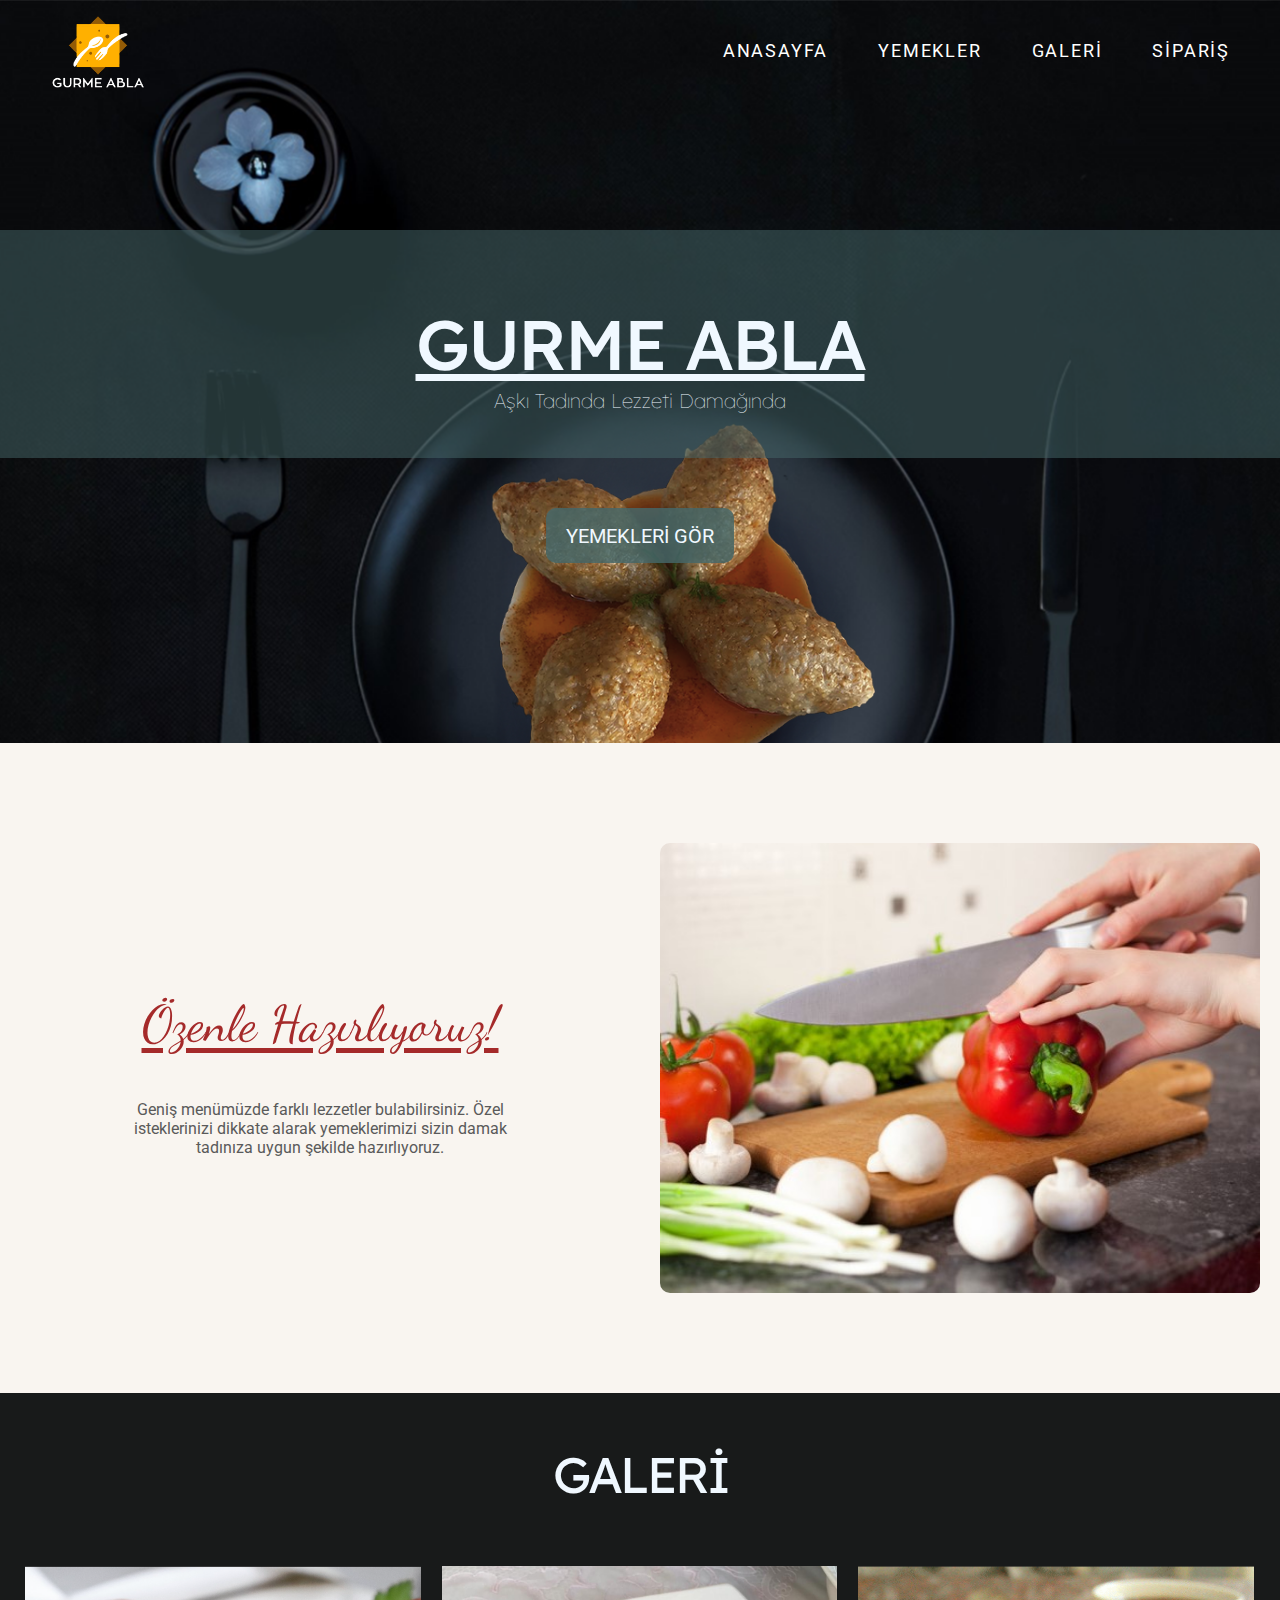
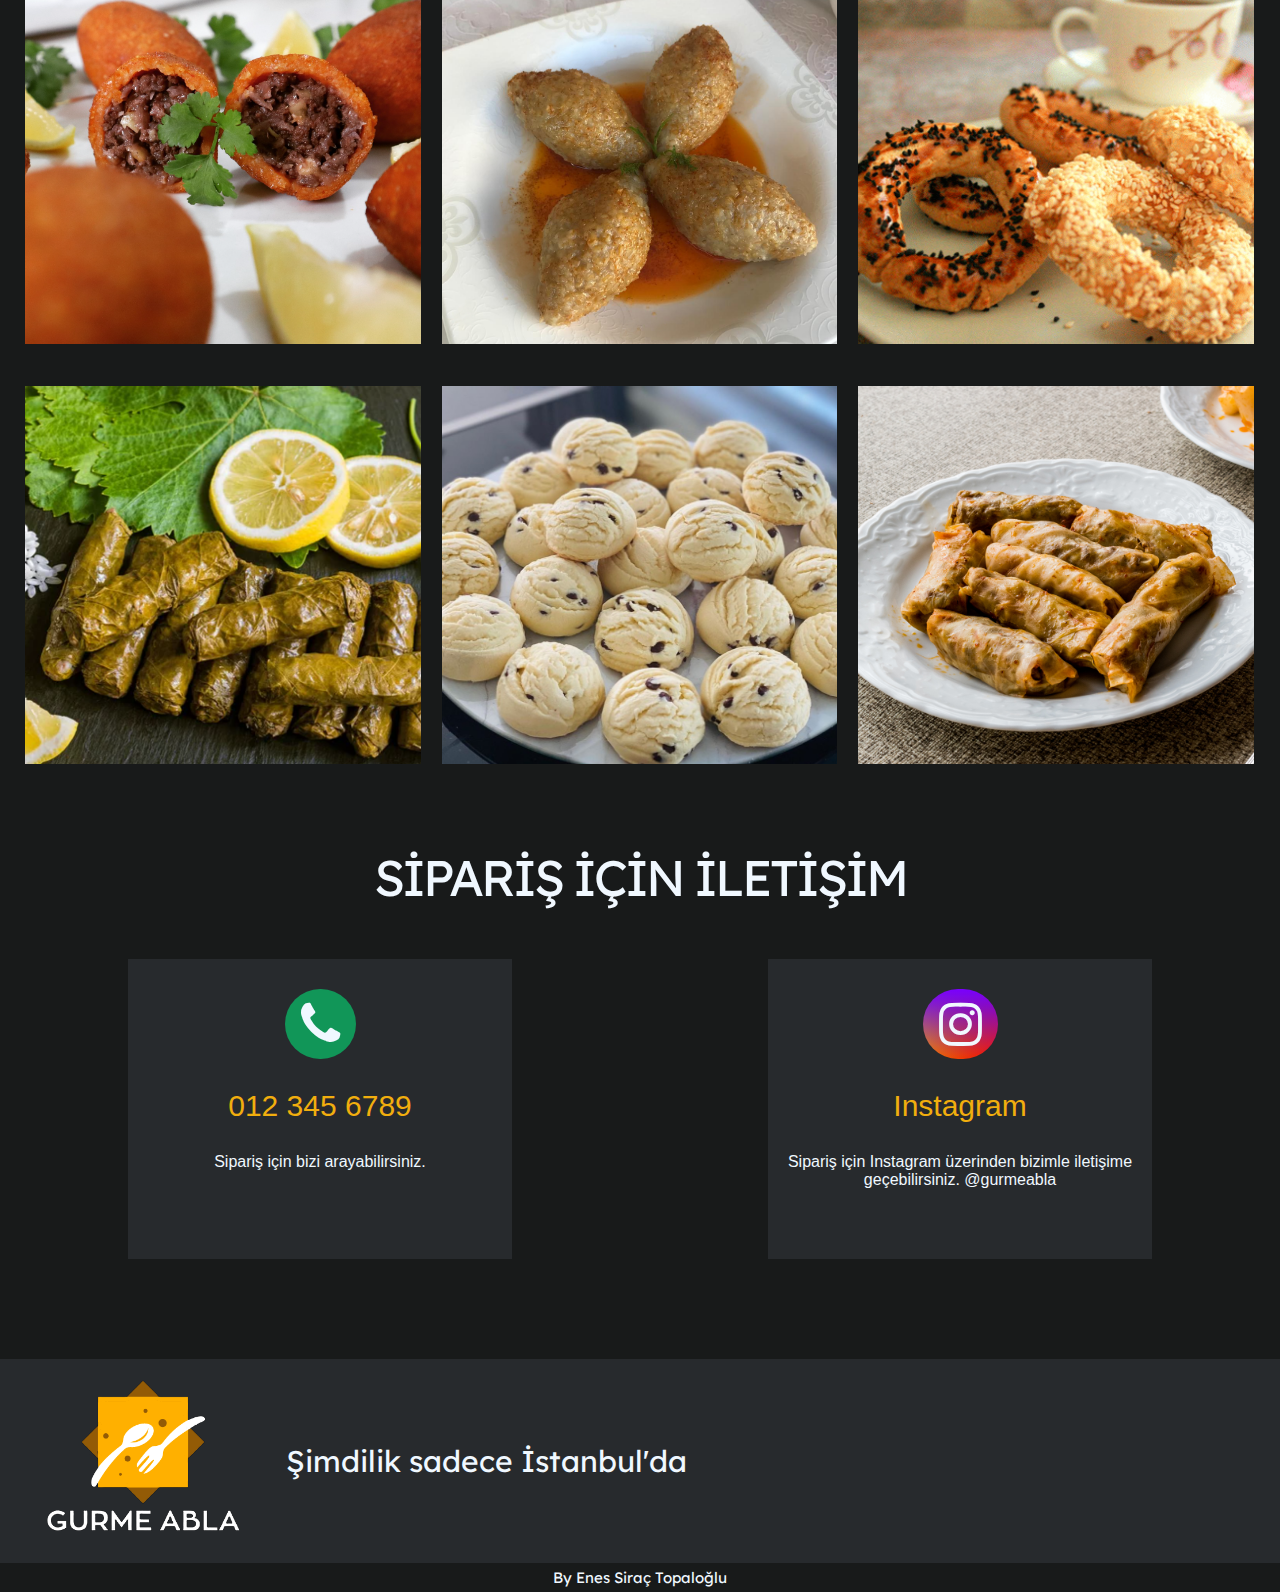
<file: index.html>
<!DOCTYPE html>
<html lang="en">

<head>
  <meta charset="UTF-8">
  <meta http-equiv="X-UA-Compatible" content="IE=edge">
  <meta name="viewport" content="width=device-width, initial-scale=1.0">
  <title>Gurme Abla</title>
  <link rel="preconnect" href="https://fonts.googleapis.com">
  <link rel="preconnect" href="https://fonts.gstatic.com" crossorigin>
  <link
    href="https://fonts.googleapis.com/css2?family=Dancing+Script:wght@700&family=Lexend:wght@400;900&family=Roboto:wght@400;500;700&display=swap"
    rel="stylesheet">
  <link rel="stylesheet" href="https://cdnjs.cloudflare.com/ajax/libs/font-awesome/4.7.0/css/font-awesome.min.css">
  <link rel="icon" href="images/logo/logo.png" type="image/x-icon"/>
  <link rel="stylesheet" href="styles/generalStyles/general.css">
  <link rel="stylesheet" href="styles/generalStyles/navbar.css">
  <link rel="stylesheet" href="styles/homePageStyles/homePage.css">
  <link rel="stylesheet" href="styles/homePageStyles/about.css">
  <link rel="stylesheet" href="styles/galleryPageStyles/gallery.css">
  <link rel="stylesheet" href="styles/contactPageStyles/contact.css">
</head>

<body>
  <button class="js-upper-button">&UpArrowBar;</button>

  <header>
    <div class="nav-left">
      <a href="index.html">
        <img class="nav-left-logo" src="images/logo/logo.png" alt="">
      </a>
    </div>
    <div class="nav-right">
      <ul class="js-nav-ul">
        <li><a href="index.html">ANASAYFA</a></li>
        <li><a href="mealsPage.html">YEMEKLER</a></li>
        <li><a href="galleryPage.html">GALERİ</a></li>
        <li><a href="contactPage.html">SİPARİŞ</a></li>
      </ul>
    </div>
    <div class="burger">
      <div class="line1"></div>
      <div class="line2"></div>
      <div class="line3"></div>
    </div>
  </header>

  <section>
    <div class="home-page">
      <div class="hidden-div-1"></div>
      <div class="home-page-title">
        <p class="home-page-title-big-text">GURME ABLA</p>
        <p class="home-page-title-small-text">Aşkı Tadında Lezzeti Damağında</p>
      </div>
      <div class="home-page-meals-button">
        <a href="mealsPage.html">
          <button>YEMEKLERİ GÖR</button>
        </a>
      </div>
    </div>
    <div class="about-page">
      <div class="hidden-div-2"></div>
      <div class="about-page-div">
        <div class="about-page-div-paragraphs">
          <p class="about-page-div-title">Özenle Hazırlıyoruz!</p>
          <p class="about-page-div-text">Geniş menümüzde farklı lezzetler bulabilirsiniz. Özel isteklerinizi dikkate alarak yemeklerimizi sizin damak tadınıza uygun şekilde hazırlıyoruz. </p>
        </div>
        <div class="about-page-div-image-div">
          <img class="about-page-div-image" src="images/homePage/aboutImage.jpg" alt="">
        </div>
      </div>
    </div>
    <div class="gallery-page">
      <div>
        <p class="gallery-page-title">GALERİ</p>
      </div>
      <div class="gallery-page-images">
        <div>
          <img src="images/meals/icliKofteK1.png" alt="">
        </div>
        <div>
          <img src="images/meals/icliKofteH4.png" alt="">
        </div>
        <div>
          <img src="images/meals/kandilSimidi1.png" alt="">
        </div>
        <div>
          <img src="images/meals/sarma1.png" alt="">
        </div>
        <div>
          <img src="images/meals/dondurmaKurabiye1.jpg" alt="">
        </div>
        <div>
          <img src="images/meals/lahanaSarmasi1.jpg" alt="">
        </div>
      </div>
    </div>
    <div class="contact-page">
      <div>
        <p class="contact-page-title">SİPARİŞ İÇİN İLETİŞİM</p>
      </div>
      <div class="contact-page-grid">
        <div class="contact-page-grid-phone">
          <a href="tel:+90543 732 43 44">
            <div>
              <i class="fa fa-phone , contact-page-grid-phone-icon"></i>
            </div>
            <div>
              <p class="contact-address-title">012 345 6789</p>
            </div>
          </a>
          <div>
            <p class="contact-address">Sipariş için bizi arayabilirsiniz.</p>
          </div>
        </div>
        <div class="contact-page-grid-instagram">
          <a href="https://www.instagram.com/gurmeablaistanbul/?igshid=ZWIzMWE5ZmU3Zg%3D%3D" target="_blank">
            <div>
              <i class="fa fa-instagram , contact-page-grid-instagram-icon"></i>
            </div>
            <div>
              <p class="contact-address-title">Instagram</p>
            </div>
          </a>
          <div>
            <p class="contact-address">Sipariş için Instagram üzerinden bizimle iletişime geçebilirsiniz. @gurmeabla</p>
          </div>
        </div>
      </div>
    </div>

    <footer>
      <div class="footer-div">
        <div>
          <img class="footer-logo" src="images/logo/logo.png" alt="">
        </div>
        <div>
          <p class="footer-text">Şimdilik sadece İstanbul'da</p>       
        </div>  
      </div>
      <p class="footer-byName">By Enes Siraç Topaloğlu</p>
    </footer>
  </section>
  <script src="scripts/general.js"></script>
  <script src="scripts/navbar.js"></script>
  <script src="scripts/homePage.js"></script>
</body>

</html>
</file>
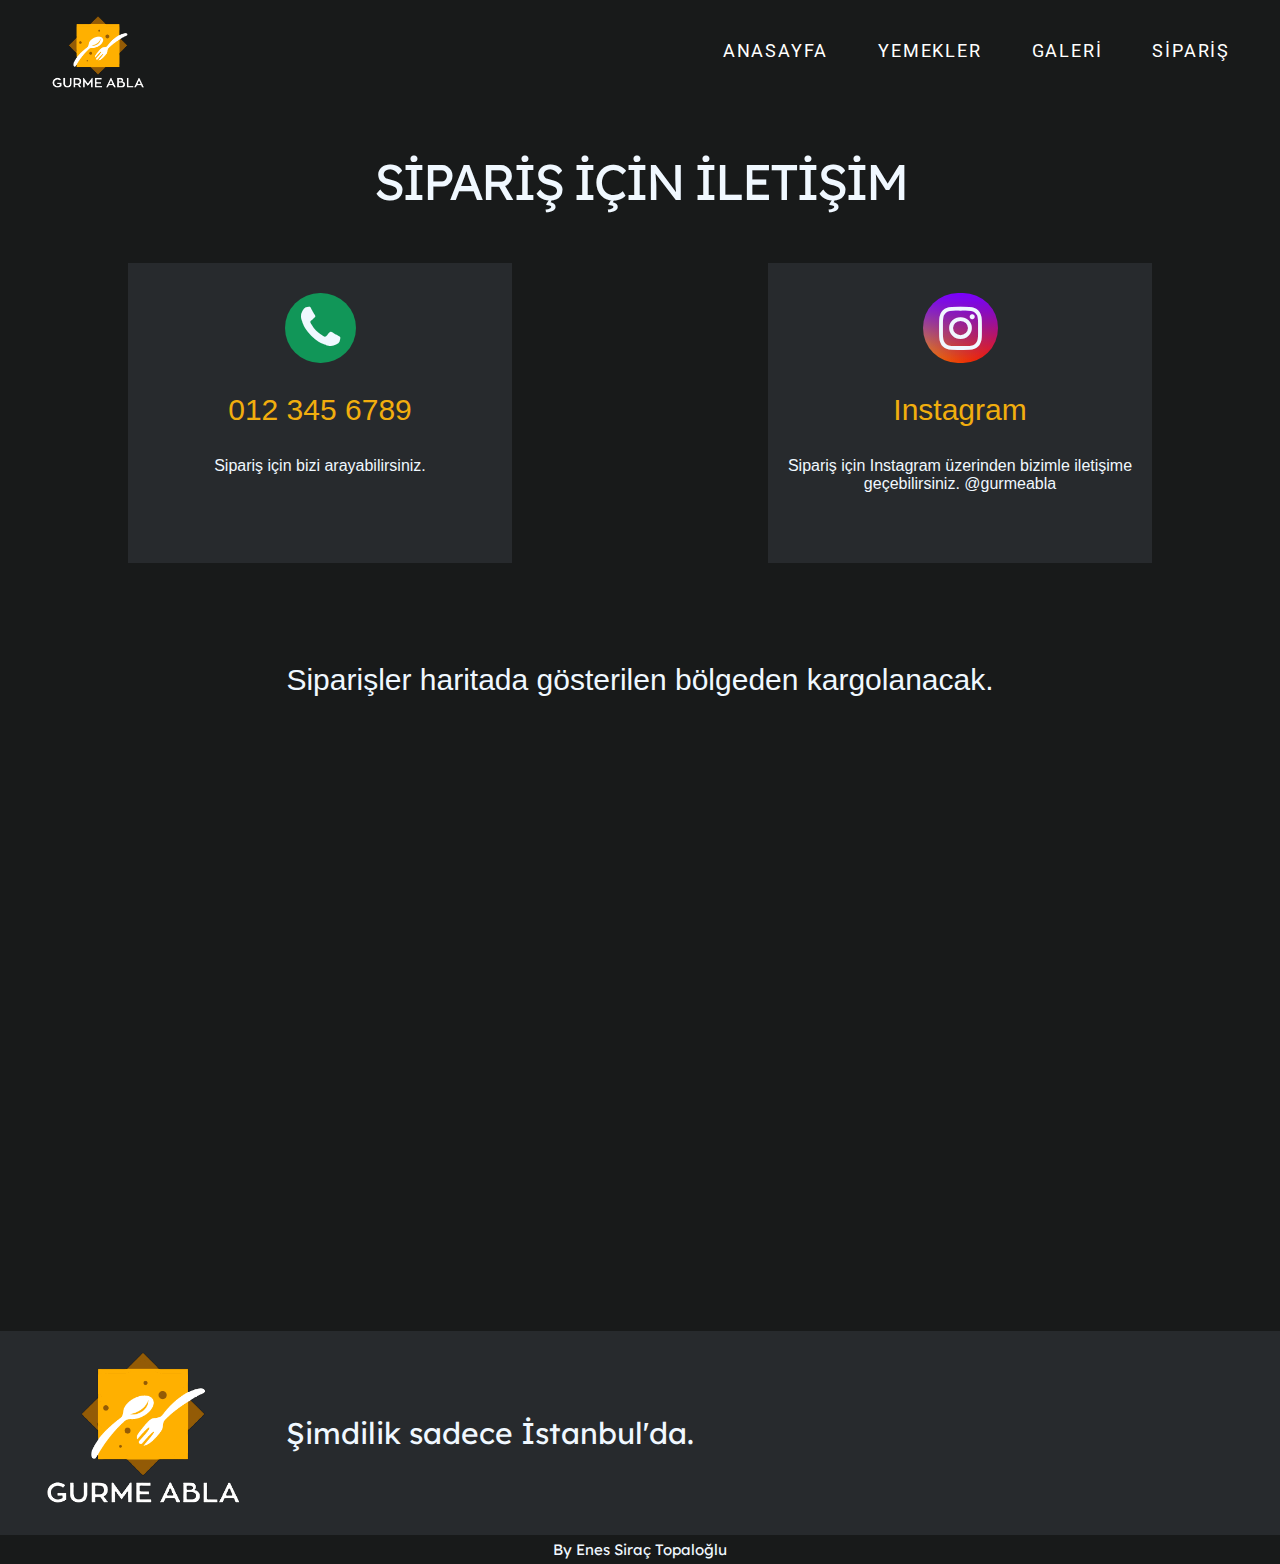
<file: contactPage.html>
<!DOCTYPE html>
<html lang="en">

<head>
  <meta charset="UTF-8">
  <meta http-equiv="X-UA-Compatible" content="IE=edge">
  <meta name="viewport" content="width=device-width, initial-scale=1.0">
  <title>Gurme Abla İletişim</title>
  <link rel="preconnect" href="https://fonts.googleapis.com">
  <link rel="preconnect" href="https://fonts.gstatic.com" crossorigin>
  <link
    href="https://fonts.googleapis.com/css2?family=Dancing+Script:wght@700&family=Lexend:wght@400;900&family=Roboto:wght@400;500;700&display=swap"
    rel="stylesheet">
  <link rel="stylesheet" href="https://cdnjs.cloudflare.com/ajax/libs/font-awesome/4.7.0/css/font-awesome.min.css">
  <link rel="icon" href="images/logo/logo.png" type="image/x-icon"/>
  <link rel="stylesheet" href="styles/generalStyles/general.css">
  <link rel="stylesheet" href="styles/generalStyles/navbar.css">
  <link rel="stylesheet" href="styles/contactPageStyles/contact.css">
  <link rel="stylesheet" href="styles/contactPageStyles/contactPage.css">
</head>

<body>
  <button class="js-upper-button">&UpArrowBar;</button>

  <header>
    <div class="nav-left">
      <a href="index.html">
        <img class="nav-left-logo" src="images/logo/logo.png" alt="">
      </a>
    </div>
    <div class="nav-right">
      <ul class="js-nav-ul">
        <li><a href="index.html">ANASAYFA</a></li>
        <li><a href="mealsPage.html">YEMEKLER</a></li>
        <li><a href="galleryPage.html">GALERİ</a></li>
        <li><a href="contactPage.html">SİPARİŞ</a></li>
      </ul>
    </div>
    <div class="burger">
      <div class="line1"></div>
      <div class="line2"></div>
      <div class="line3"></div>
    </div>
  </header>

  <section>
    <div class="contact-page">
      <div>
        <p class="contact-page-title">SİPARİŞ İÇİN İLETİŞİM</p>
      </div>
      <div class="contact-page-grid">
        <div class="contact-page-grid-phone">
          <a href="tel:+90543 732 43 44">
            <div>
              <i class="fa fa-phone , contact-page-grid-phone-icon"></i>
            </div>
            <div>
              <p class="contact-address-title">012 345 6789</p>
            </div>
          </a>
          <div>
            <p class="contact-address">Sipariş için bizi arayabilirsiniz.</p>
          </div>
        </div>
        <div class="contact-page-grid-instagram">
          <a href="https://www.instagram.com/gurmeablaistanbul/?igshid=ZWIzMWE5ZmU3Zg%3D%3D" target="_blank">
            <div>
              <i class="fa fa-instagram , contact-page-grid-instagram-icon"></i>
            </div>
            <div>
              <p class="contact-address-title">Instagram</p>
            </div>
          </a>
          <div>
            <p class="contact-address">Sipariş için Instagram üzerinden bizimle iletişime geçebilirsiniz. @gurmeabla</p>
          </div>
        </div>
      </div>
    </div>

    <div class="google-map-div">
      <p>Siparişler haritada gösterilen bölgeden kargolanacak.</p>
      <iframe
        src="https://www.google.com/maps/embed?pb=!1m18!1m12!1m3!1d23395.90770327325!2d28.861707060239137!3d41.02126452565602!2m3!1f0!2f0!3f0!3m2!1i1024!2i768!4f13.1!3m3!1m2!1s0x14cabb20f3ffc1b9%3A0xcdd353af1e8894b8!2zR8O8bmfDtnJlbi_EsHN0YW5idWw!5e0!3m2!1str!2str!4v1683734464773!5m2!1str!2str"
        width="80%" height="500" style="border:0;" allowfullscreen="" loading="lazy"
        referrerpolicy="no-referrer-when-downgrade"></iframe>
    </div>
  </section>

  <footer>
    <div class="footer-div">
      <div>
        <img class="footer-logo" src="images/logo/logo.png" alt="">
      </div>
      <div>
        <p class="footer-text">Şimdilik sadece İstanbul'da.</p>
      </div>
    </div>
    <p class="footer-byName">By Enes Siraç Topaloğlu</p>
  </footer>
  <script src="scripts/general.js"></script>
  <script src="scripts/navbar.js"></script>
  <script src="scripts/contactPage.js"></script>
</body>

</html>
</file>
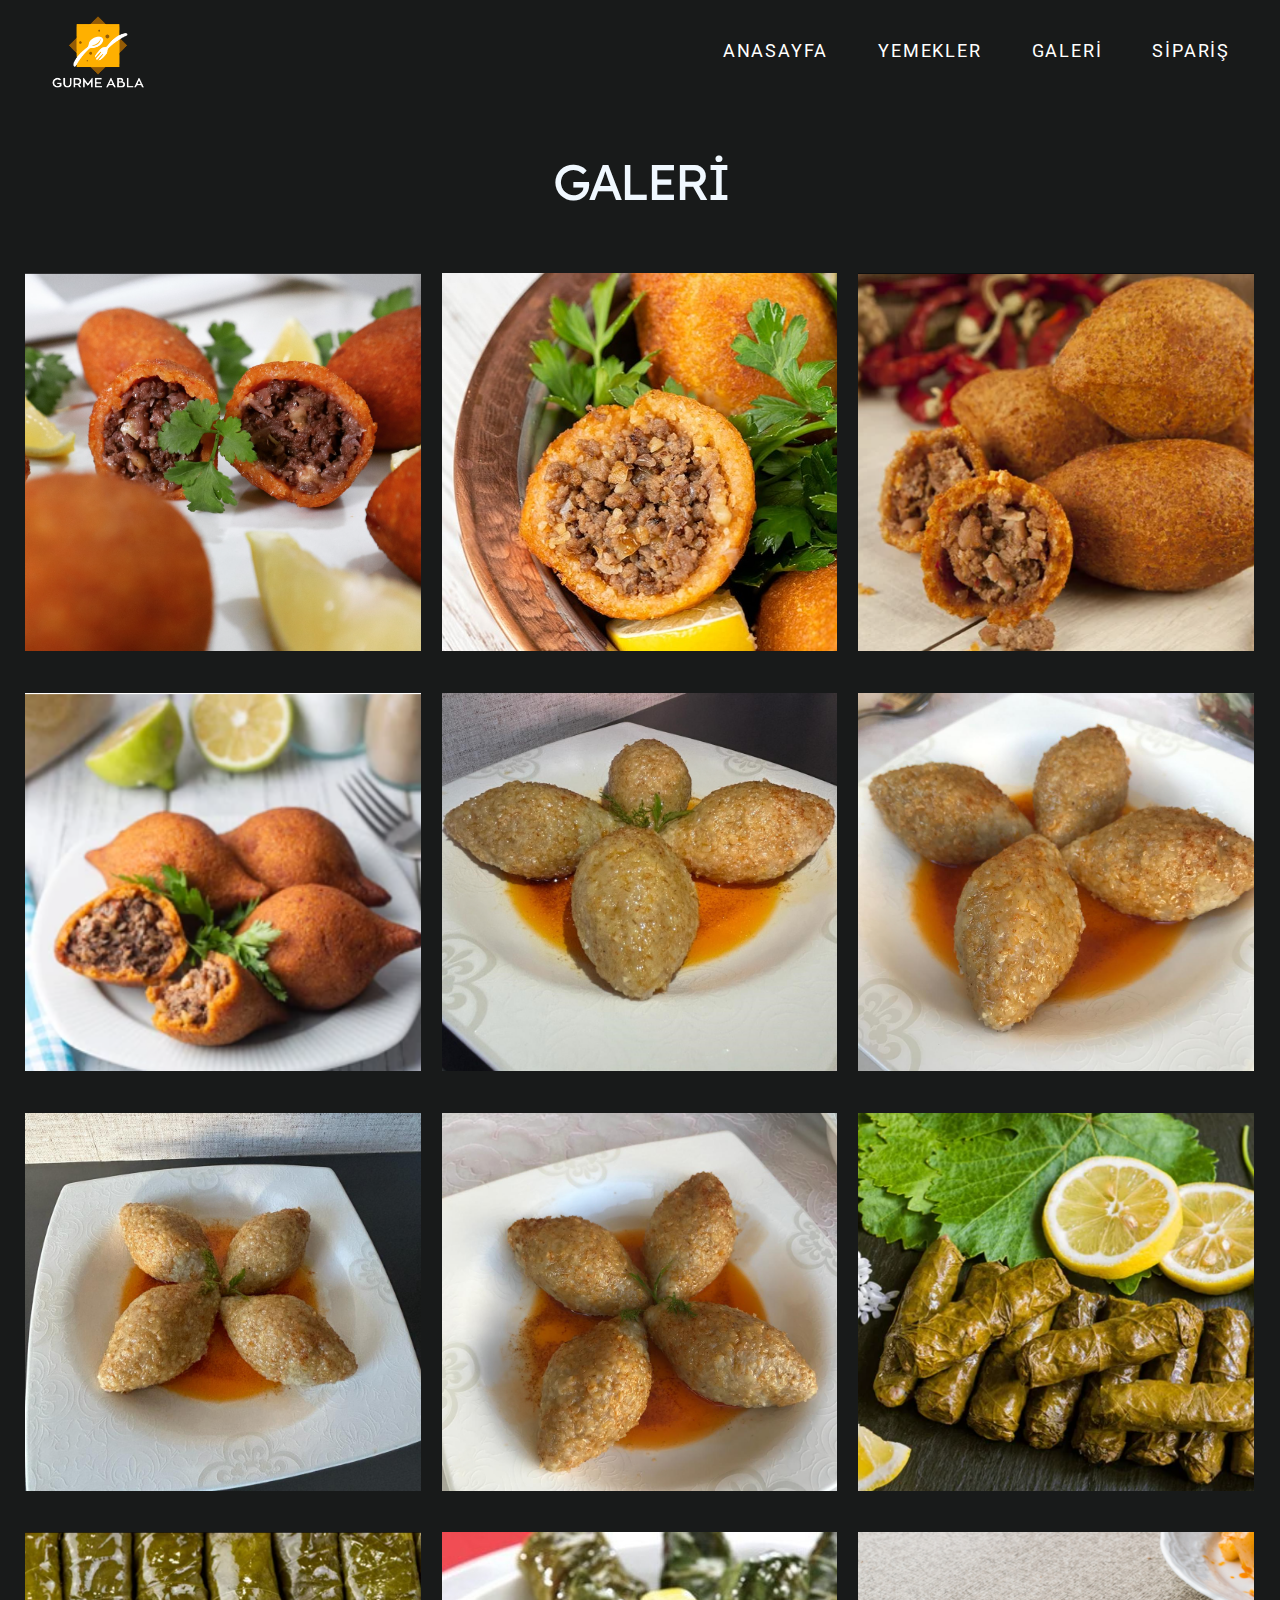
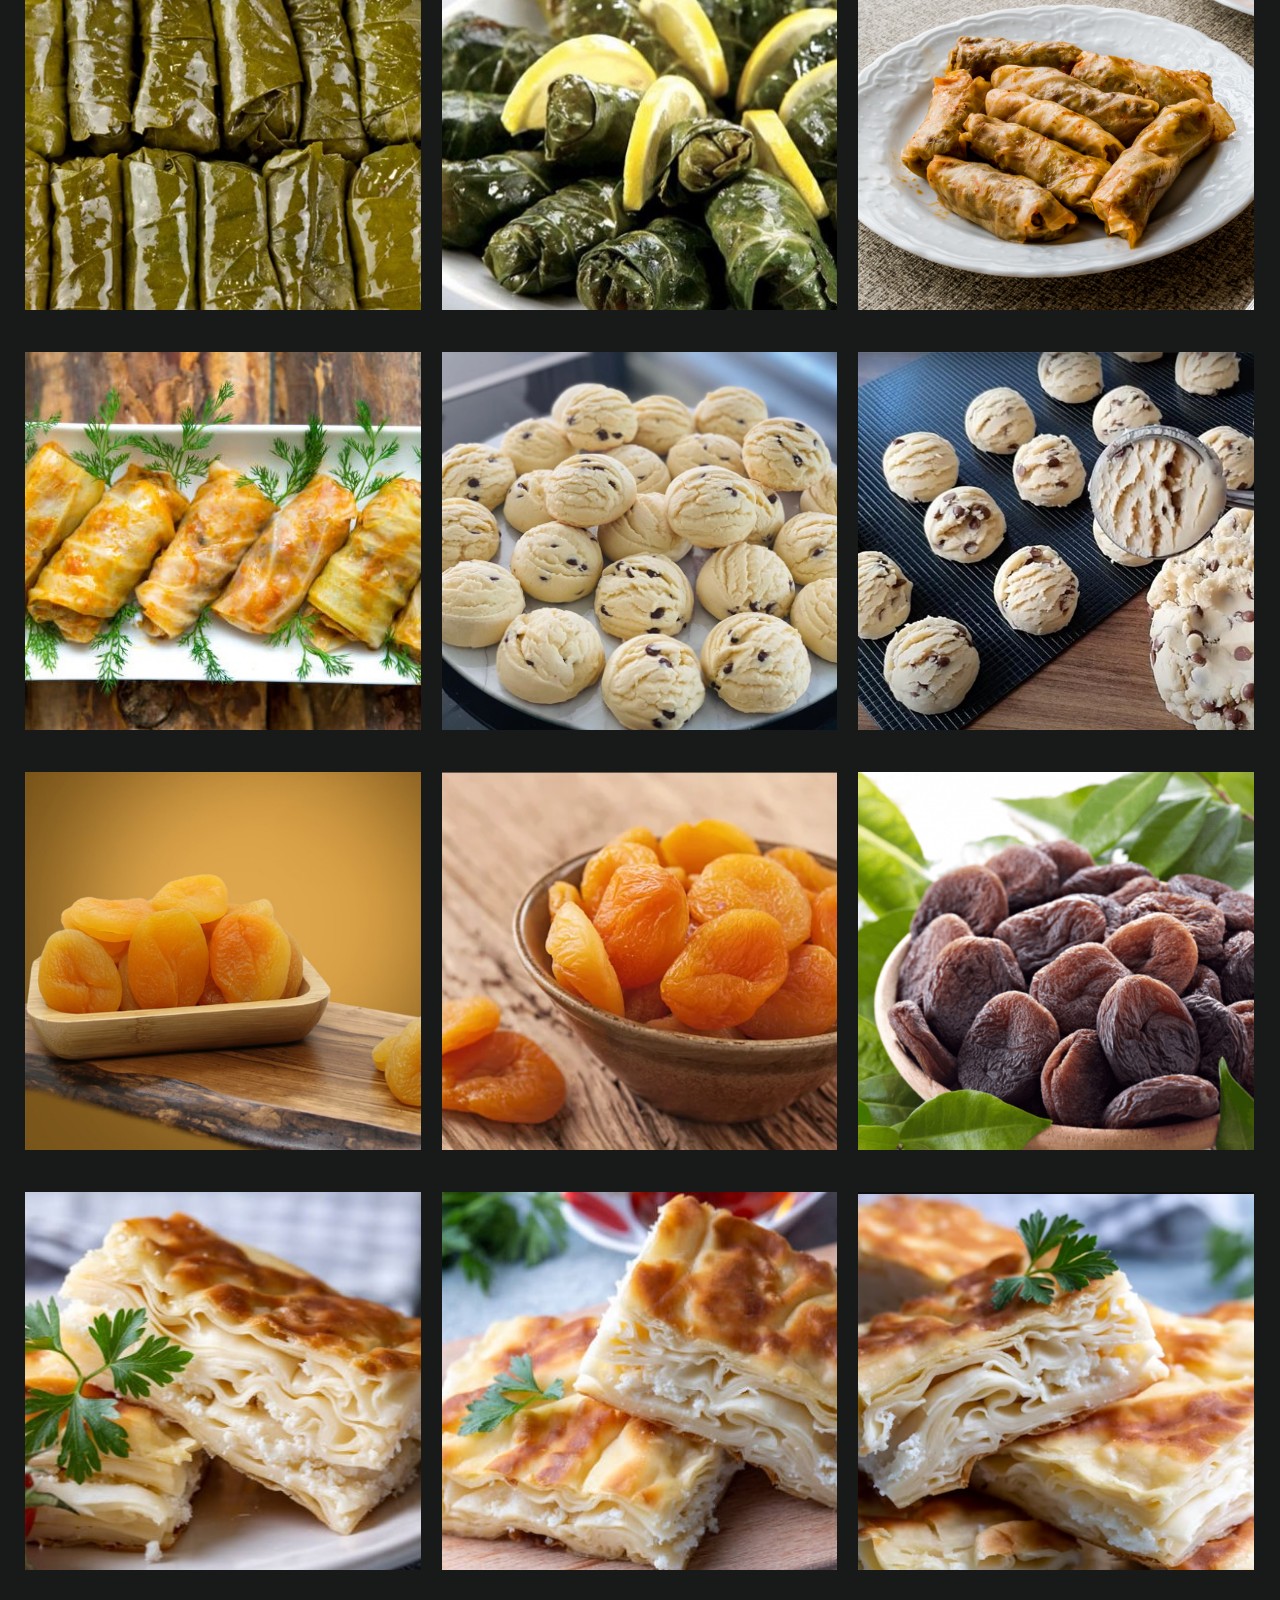
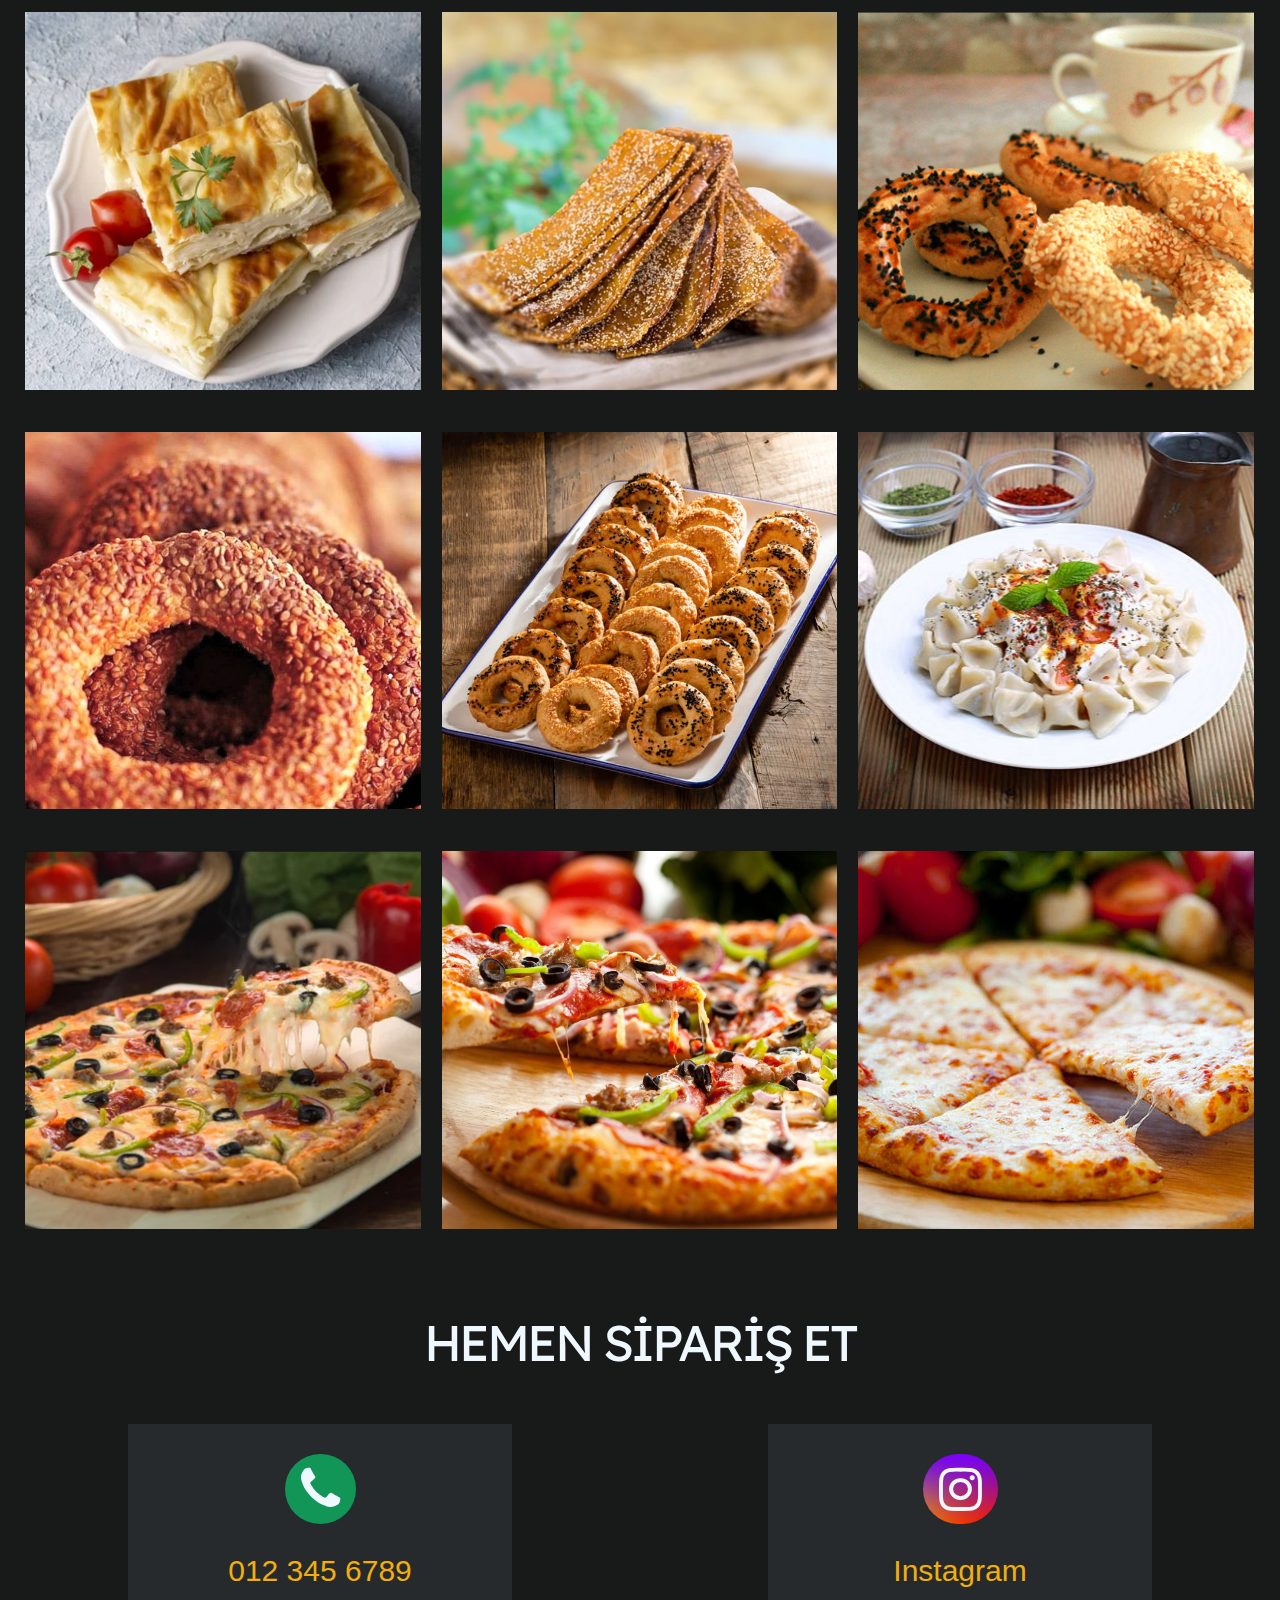
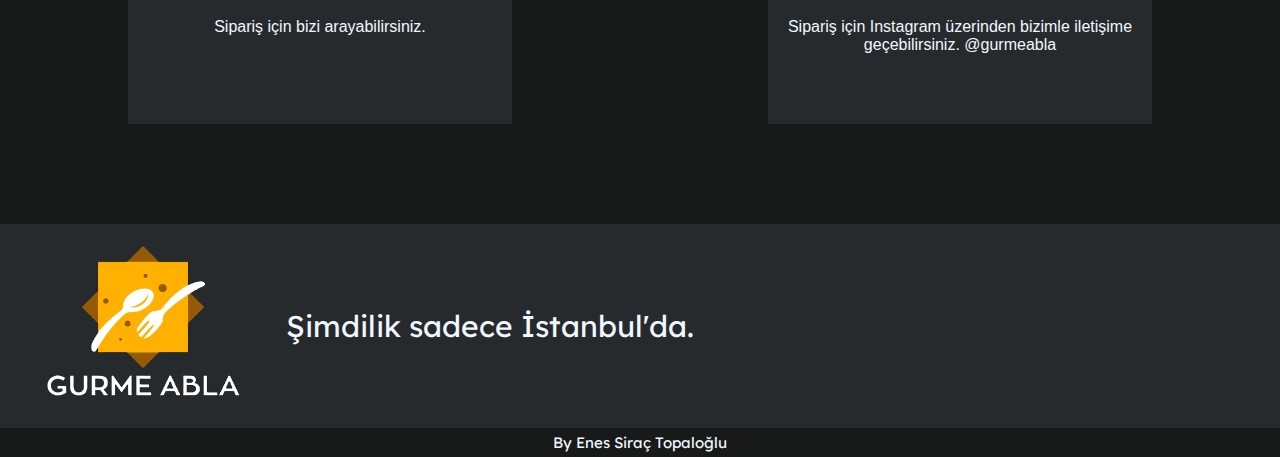
<file: galleryPage.html>
<!DOCTYPE html>
<html lang="en">

<head>
  <meta charset="UTF-8">
  <meta http-equiv="X-UA-Compatible" content="IE=edge">
  <meta name="viewport" content="width=device-width, initial-scale=1.0">
  <title>Gurme Abla Galeri</title>
  <link rel="preconnect" href="https://fonts.googleapis.com">
  <link rel="preconnect" href="https://fonts.gstatic.com" crossorigin>
  <link
    href="https://fonts.googleapis.com/css2?family=Dancing+Script:wght@700&family=Lexend:wght@400;900&family=Roboto:wght@400;500;700&display=swap"
    rel="stylesheet">
  <link rel="stylesheet" href="https://cdnjs.cloudflare.com/ajax/libs/font-awesome/4.7.0/css/font-awesome.min.css">
  <link rel="icon" href="images/logo/logo.png" type="image/x-icon"/>
  <link rel="stylesheet" href="styles/generalStyles/general.css">
  <link rel="stylesheet" href="styles/generalStyles/navbar.css">
  <link rel="stylesheet" href="styles/galleryPageStyles/galleryPage.css">
  <link rel="stylesheet" href="styles/galleryPageStyles/gallery.css">
  <link rel="stylesheet" href="styles/contactPageStyles/contact.css">
</head>

<body>
  <button class="js-upper-button">&UpArrowBar;</button>

  <header>
    <div class="nav-left">
      <a href="index.html">
        <img class="nav-left-logo" src="images/logo/logo.png" alt="">
      </a>
    </div>
    <div class="nav-right">
      <ul class="js-nav-ul">
        <li><a href="index.html">ANASAYFA</a></li>
        <li><a href="mealsPage.html">YEMEKLER</a></li>
        <li><a href="galleryPage.html">GALERİ</a></li>
        <li><a href="contactPage.html">SİPARİŞ</a></li>
      </ul>
    </div>
    <div class="burger">
      <div class="line1"></div>
      <div class="line2"></div>
      <div class="line3"></div>
    </div>
  </header>

  <section>
    <div class="gallery-page">
      <div>
        <p class="gallery-page-title">GALERİ</p>
      </div>
      <div class="gallery-page-images">
        <div>
          <img src="images/meals/icliKofteK1.png" alt="">
        </div>
        <div>
          <img src="images/meals/iclikofteK2.jpg" alt="">
        </div>
        <div>
          <img src="images/meals/icliKofteK3.png" alt="">
        </div>
        <div>
          <img src="images/meals/icliKofteK4.png" alt="">
        </div>
        <div>
          <img src="images/meals/icliKofteH1.png" alt="">
        </div>
        <div>
          <img src="images/meals/icliKofteH2.png" alt="">
        </div>
        <div>
          <img src="images/meals/icliKofteH3.png" alt="">
        </div>
        <div>
          <img src="images/meals/icliKofteH4.png" alt="">
        </div>
        <div>
          <img src="images/meals/sarma1.png" alt="">
        </div>
        <div>
          <img src="images/meals/sarma2.png" alt="">
        </div>
        <div>
          <img src="images/meals/sarma3.jpg" alt="">
        </div>
        <div>
          <img src="images/meals/lahanaSarmasi1.jpg" alt="">
        </div>
        <div>
          <img src="images/meals/lahanaSarmasi2.jpg" alt="">
        </div>
        <div>
          <img src="images/meals/dondurmaKurabiye1.jpg" alt="">
        </div>
        <div>
          <img src="images/meals/dondurmaKurabiye2.jpg" alt="">
        </div>
        <div>
          <img src="images/meals/kayisiKurusuT1.jpg" alt="">
        </div>
        <div>
          <img src="images/meals/kayisiKurusuT2.png" alt="">
        </div>
        <div>
          <img src="images/meals/KayisiKurusuS1.png" alt="">
        </div>
        <div>
          <img src="images/meals/suBoregi1.jpg" alt="">
        </div>
        <div>
          <img src="images/meals/suBoregi2.jpg" alt="">
        </div>
        <div>
          <img src="images/meals/suBoregi3.png" alt="">
        </div>
        <div>
          <img src="images/meals/suBoregi4.png" alt="">
        </div>
        <div>
          <img src="images/meals/pestil1.jpg" alt="">
        </div>
        <div>
          <img src="images/meals/kandilSimidi1.png" alt="">
        </div>
        <div>
          <img src="images/meals/kandilSimidi2.jpg" alt="">
        </div>
        <div>
          <img src="images/meals/kandilSimidi3.jpg" alt="">
        </div>
        <div>
          <img src="images/meals/manti1.jpg" alt="">
        </div>
        <div>
          <img src="images/meals/pizza1.png" alt="">
        </div>
        <div>
          <img src="images/meals/pizzaKarisik1.jpg" alt="">
        </div>
        <div>
          <img src="images/meals/pizzaPeynirli1.jpg" alt="">
        </div>
      </div>
    </div>
    <div class="contact-page">
      <div>
        <p class="contact-page-title">HEMEN SİPARİŞ ET</p>
      </div>
      <div class="contact-page-grid">
        <div class="contact-page-grid-phone">
          <a href="tel:+90543 732 43 44">
            <div>
              <i class="fa fa-phone , contact-page-grid-phone-icon"></i>
            </div>
            <div>
              <p class="contact-address-title">012 345 6789</p>
            </div>
          </a>
          <div>
            <p class="contact-address">Sipariş için bizi arayabilirsiniz.</p>
          </div>
        </div>
        <div class="contact-page-grid-instagram">
          <a href="https://www.instagram.com/gurmeablaistanbul/?igshid=ZWIzMWE5ZmU3Zg%3D%3D" target="_blank">
            <div>
              <i class="fa fa-instagram , contact-page-grid-instagram-icon"></i>
            </div>
            <div>
              <p class="contact-address-title">Instagram</p>
            </div>
          </a>
          <div>
            <p class="contact-address">Sipariş için Instagram üzerinden bizimle iletişime geçebilirsiniz. @gurmeabla</p>
          </div>
        </div>
      </div>
    </div>
  </section>

  <footer>
    <div class="footer-div">
      <div>
        <img class="footer-logo" src="images/logo/logo.png" alt="">
      </div>
      <div>
        <p class="footer-text">Şimdilik sadece İstanbul'da.</p>
      </div>
    </div>
    <p class="footer-byName">By Enes Siraç Topaloğlu</p>
  </footer>
  <script src="scripts/general.js"></script>
  <script src="scripts/navbar.js"></script>
  <script src="scripts/galleryPage.js"></script>
</body>

</html>
</file>
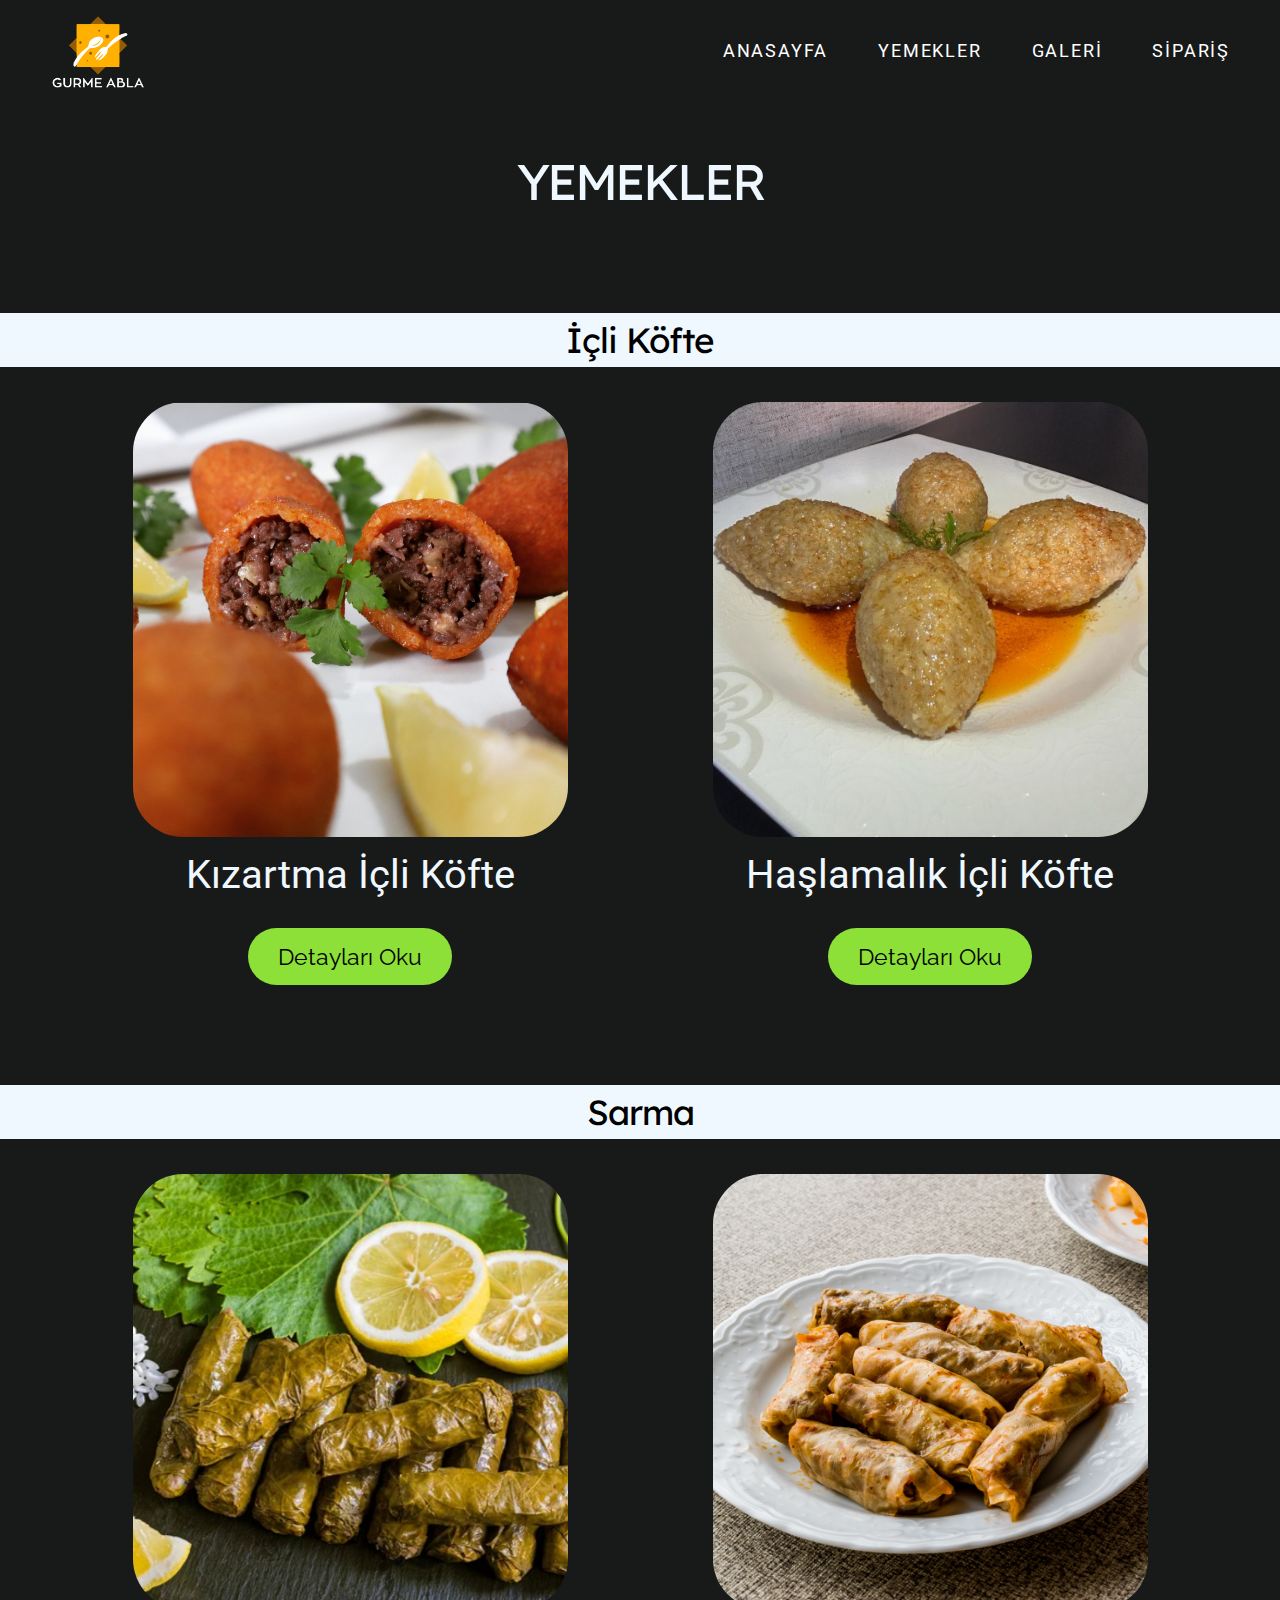
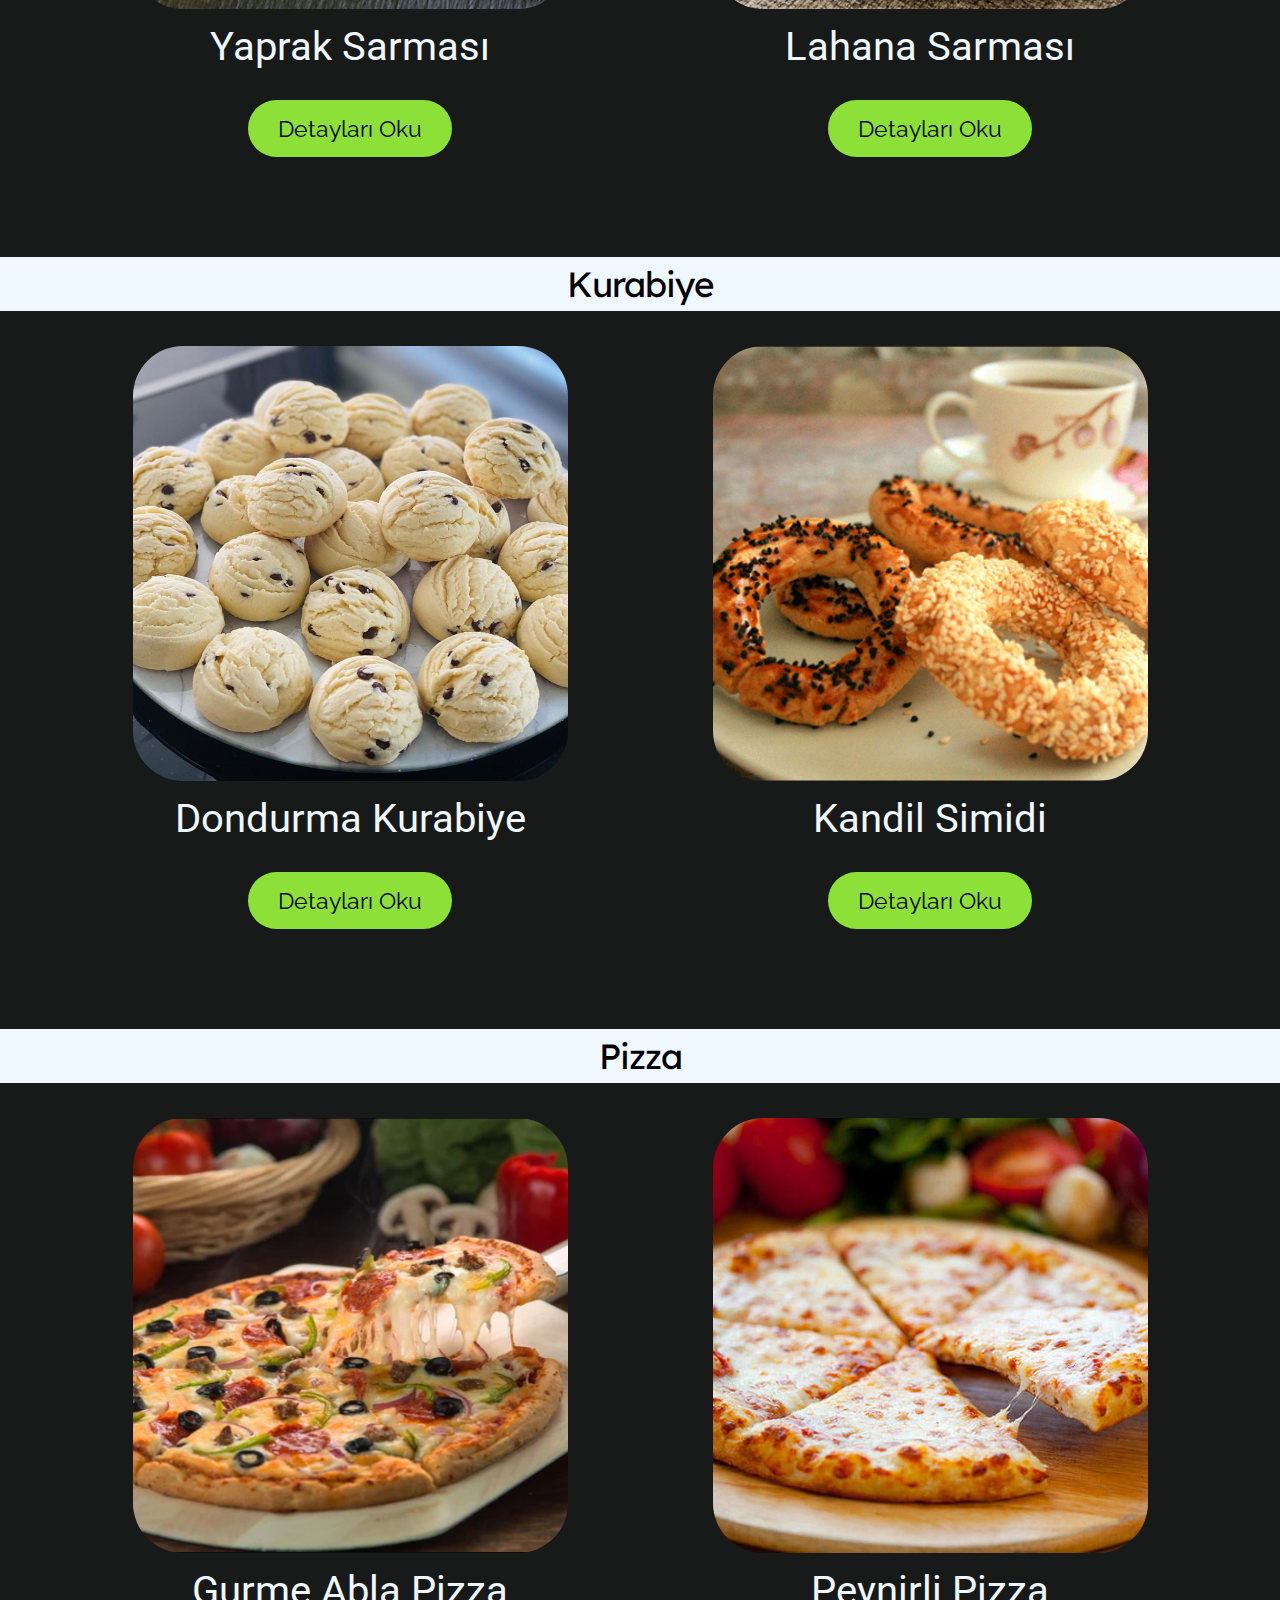
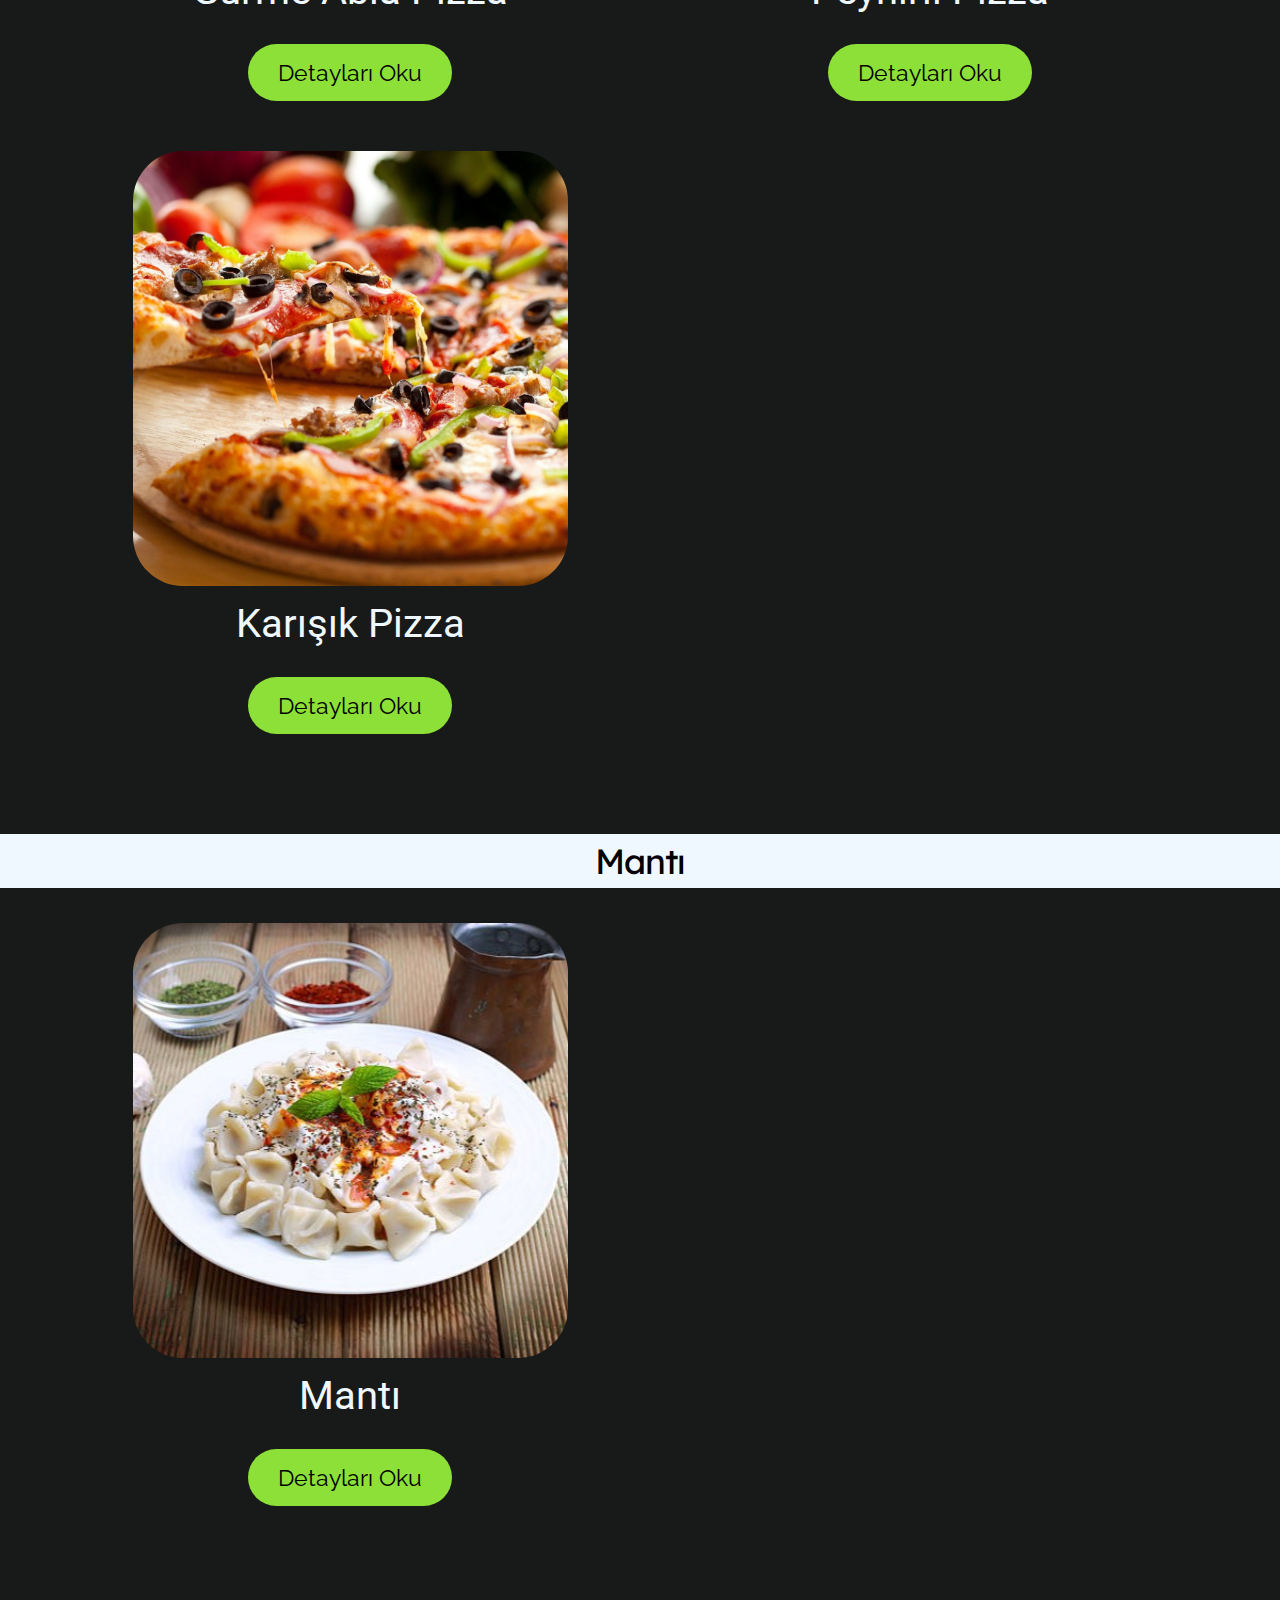
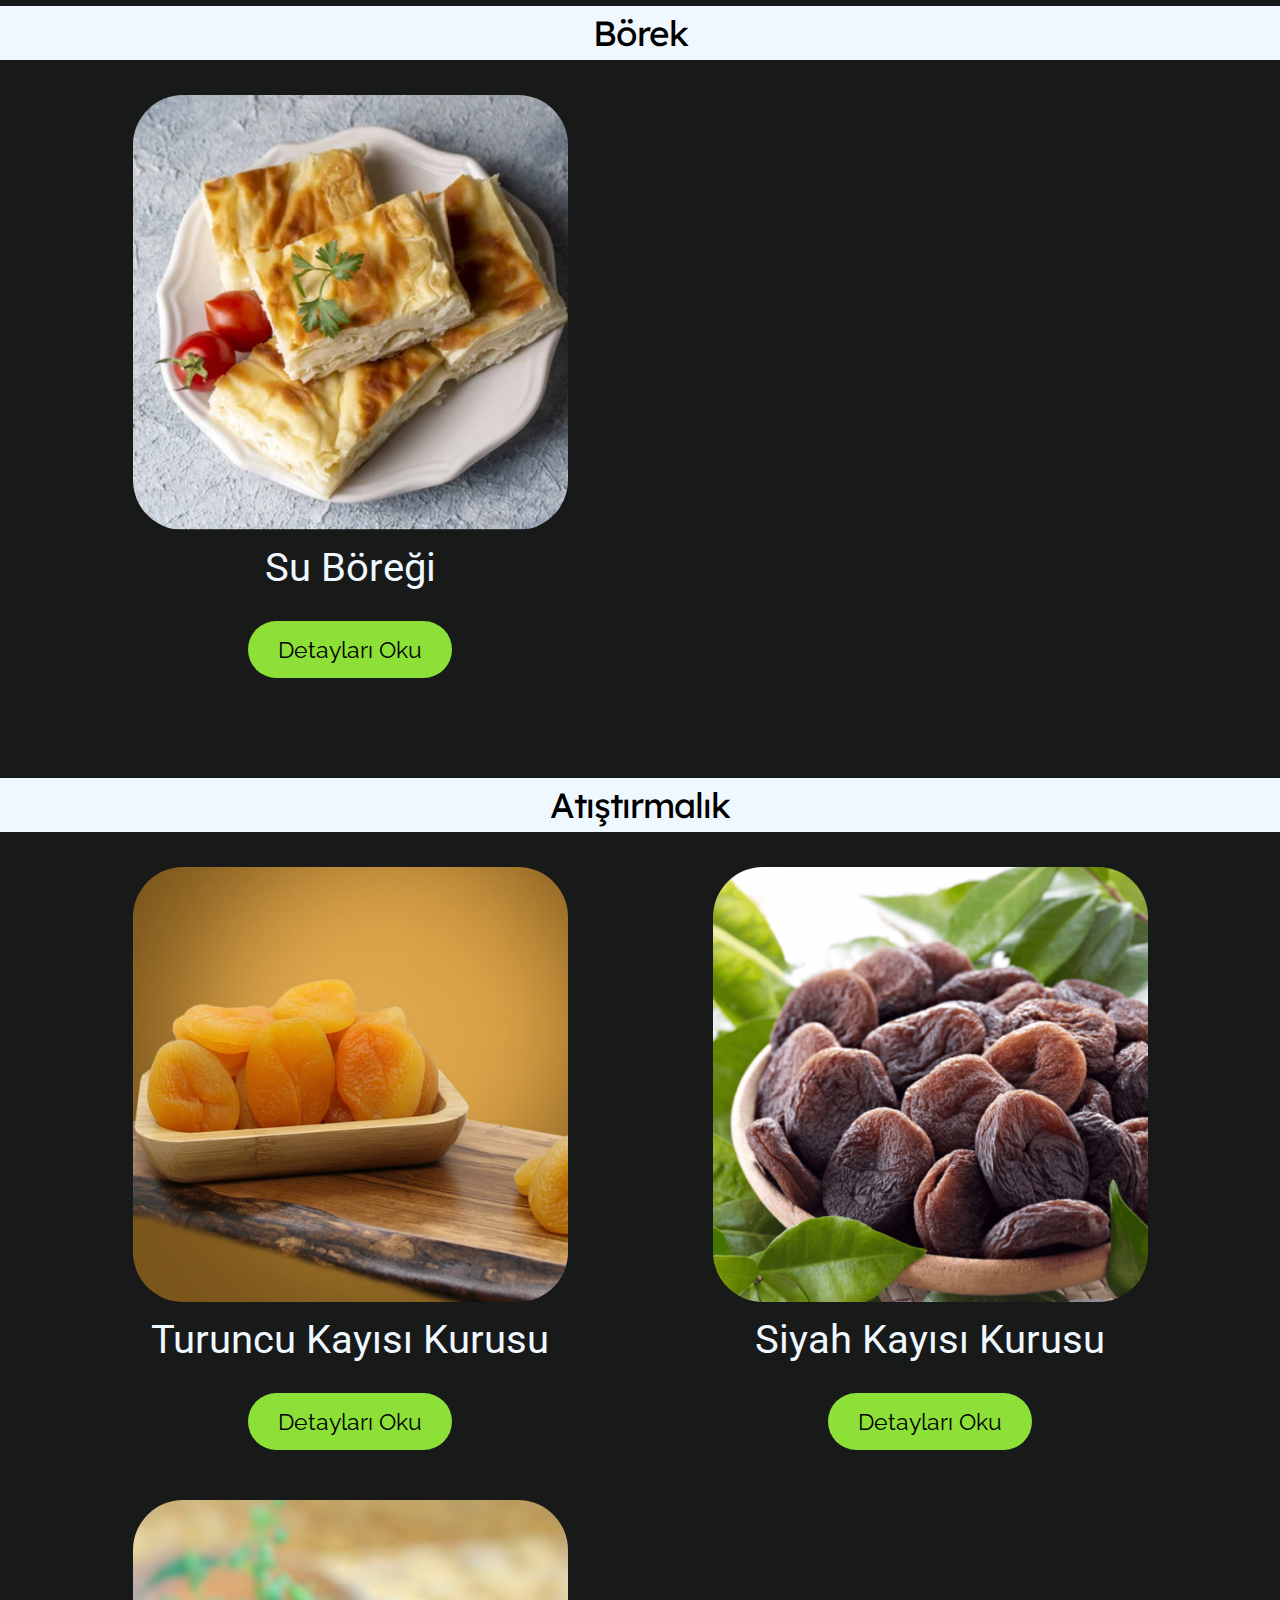
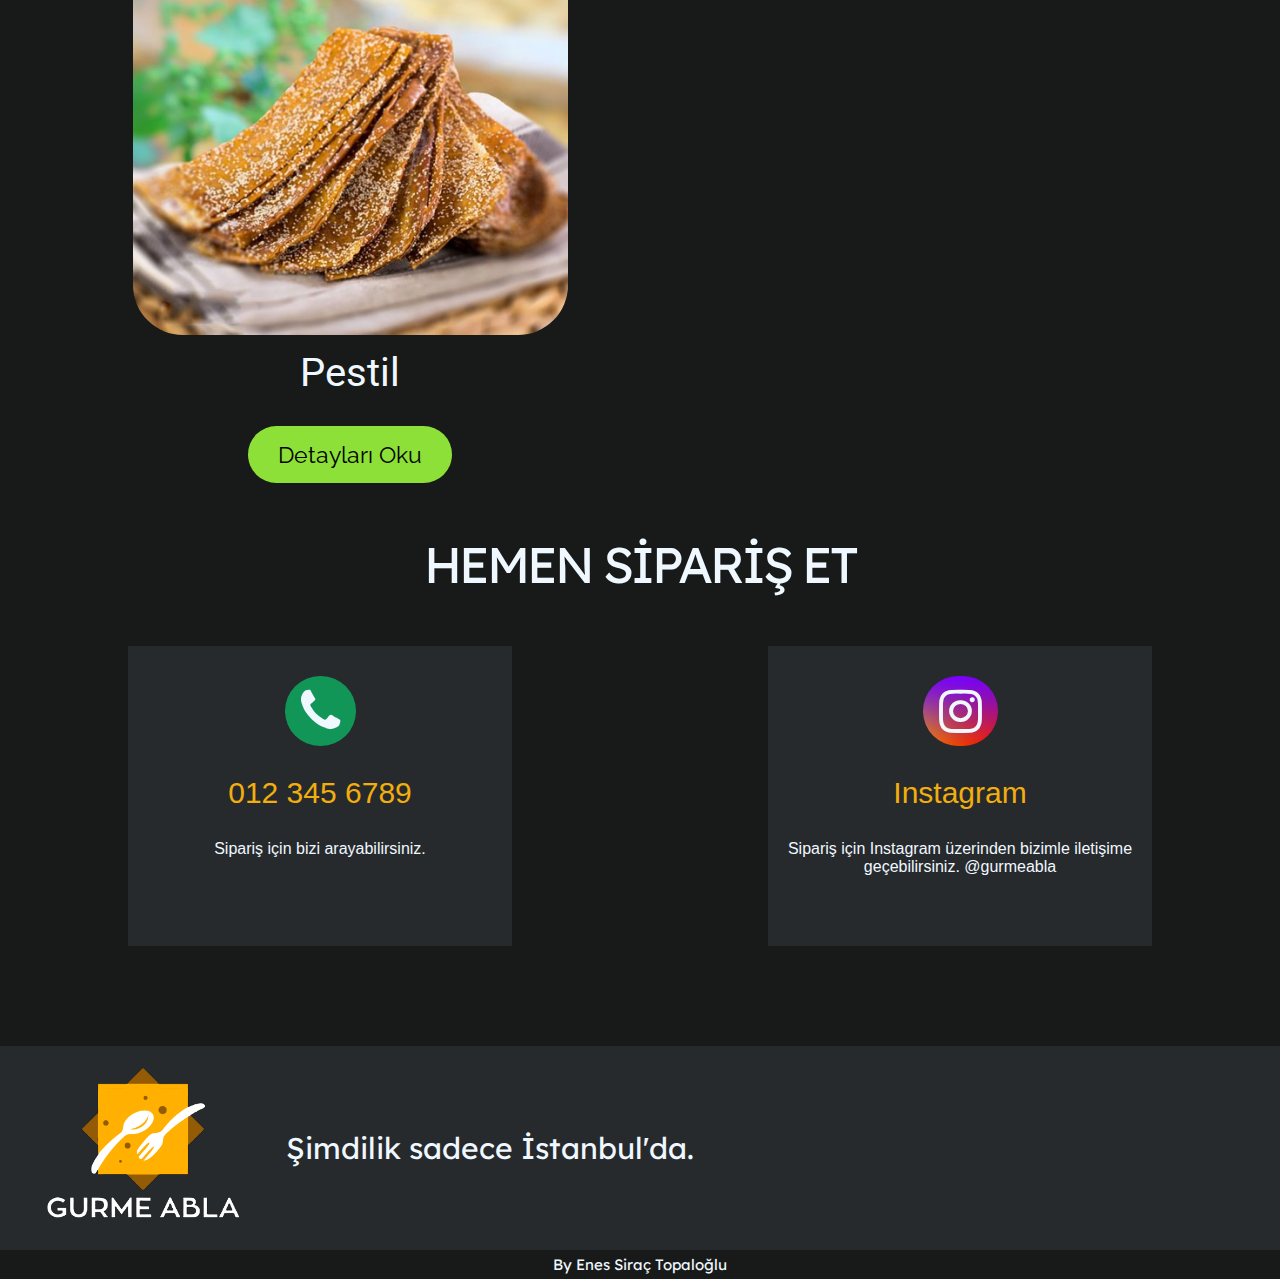
<file: mealsPage.html>
<!DOCTYPE html>
<html lang="en">

<head>
  <meta charset="UTF-8">
  <meta http-equiv="X-UA-Compatible" content="IE=edge">
  <meta name="viewport" content="width=device-width, initial-scale=1.0">
  <title>Gurme Abla Yemekler</title>
  <link rel="preconnect" href="https://fonts.googleapis.com">
  <link rel="preconnect" href="https://fonts.gstatic.com" crossorigin>
  <link
    href="https://fonts.googleapis.com/css2?family=Dancing+Script:wght@700&family=Lexend:wght@400;900&family=Raleway&family=Roboto:wght@400;500;700&display=swap"
    rel="stylesheet">
  <link rel="stylesheet" href="https://cdnjs.cloudflare.com/ajax/libs/font-awesome/4.7.0/css/font-awesome.min.css">
  <link rel="icon" href="images/logo/logo.png" type="image/x-icon"/>
  <link rel="stylesheet" href="styles/generalStyles/general.css">
  <link rel="stylesheet" href="styles/generalStyles/navbar.css">
  <link rel="stylesheet" href="styles/mealsPageStyles/mealsPage.css">
  <link rel="stylesheet" href="styles/mealsPageStyles/meals.css">
  <link rel="stylesheet" href="styles/contactPageStyles/contact.css">
</head>

<body>
  <button class="js-upper-button">&UpArrowBar;</button>

  <header>
    <div class="nav-left">
      <a href="index.html">
        <img class="nav-left-logo" src="images/logo/logo.png" alt="">
      </a>
    </div>
    <div class="nav-right">
      <ul class="js-nav-ul">
        <li><a href="index.html">ANASAYFA</a></li>
        <li><a href="mealsPage.html">YEMEKLER</a></li>
        <li><a href="galleryPage.html">GALERİ</a></li>
        <li><a href="contactPage.html">SİPARİŞ</a></li>
      </ul>
    </div>
    <div class="burger">
      <div class="line1"></div>
      <div class="line2"></div>
      <div class="line3"></div>
    </div>
  </header>

  <section>
    <div class="meals-page">
      <div>
        <p class="meals-page-title">YEMEKLER</p>
      </div>



      <p class="meals-page-food-title">İçli Köfte</p>
      <div class="meals-page-grid">
        <div>
          <img src="images/meals/icliKofteK1.png" alt="">
          <p class="meal-name">Kızartma İçli Köfte</p>
          <button class="meal-details-button">Detayları Oku</button>
          <div class="meal-hidden-text">
            <p id="ht-1">Kızartma İçli Köftemiz yaklaşık 300 denemeyle oluşan mucize bir buluş BAĞIMLILIK YAPAN Yağsız özel Dana Etiyle hazırlanmış aşkı tadında lezzeti damağında.</p>
          </div>
        </div>
        <div>
          <img src="images/meals/icliKofteH1.png" alt="">
          <p class="meal-name">Haşlamalık İçli Köfte</p>
          <button class="meal-details-button">Detayları Oku</button>
          <div class="meal-hidden-text">
            <p id="ht-2">Haşlamalık İçli Köftemiz 40 yılı aşkın yapılan Gurme Abla dokunuşuyla Fark Yaratacağına inandığımız aşkı tadında lezzeti damağınızda olacak.</p>
          </div>
        </div>
      </div>


      <p class="meals-page-food-title">Sarma</p>
      <div class="meals-page-grid">
        <div>
          <img src="images/meals/sarma1.png" alt="">
          <p class="meal-name">Yaprak Sarması</p>
          <button class="meal-details-button">Detayları Oku</button>
          <div class="meal-hidden-text">
            <p id="ht-1">Yaprak Sarma Tokattan özenle getirilen yapraklar Gurme Abla dokuşuyla aşkı tadında lezzeti damağında olacak…</p>
          </div>
        </div>
        <div>
          <img src="images/meals/lahanaSarmasi1.jpg" alt="">
          <p class="meal-name">Lahana Sarması</p>
          <button class="meal-details-button">Detayları Oku</button>
          <div class="meal-hidden-text">
            <p id="ht-2">Lahana Sarması herkes yapar ama Gurme Abla bir bilsen nasıl yapar özel suyuyla pişirilen aşkı tadında lezzeti damağında.</p>
          </div>
        </div>
      </div>


      <p class="meals-page-food-title">Kurabiye</p>
      <div class="meals-page-grid">
        <div>
          <img src="images/meals/dondurmaKurabiye1.jpg" alt="">
          <p class="meal-name">Dondurma Kurabiye</p>
          <button class="meal-details-button">Detayları Oku</button>
          <div class="meal-hidden-text">
            <p id="ht-1">Dondurma kurabiyemiz damla çikolatalı hazırlanan kurabiyemiz bayatlamayan aşkı tadından lezzeti damağında.</p>
          </div>
        </div>
        <div>
          <img src="images/meals/kandilSimidi1.png" alt="">
          <p class="meal-name">Kandil Simidi</p>
          <button class="meal-details-button">Detayları Oku</button>
          <div class="meal-hidden-text">
            <p id="ht-1">Kandil Simidi Gurme abla farkıyla denemeniz şiddetle önerilir çay keyfinize keyif katacak aşkı tadında lezzeti damağında.</p>
          </div>
        </div>
      </div>
    </div>


    <p class="meals-page-food-title">Pizza</p>
    <div class="meals-page-grid">
      <div>
        <img src="images/meals/pizza1.png" alt="">
        <p class="meal-name">Gurme Abla Pizza</p>
        <button class="meal-details-button">Detayları Oku</button>
        <div class="meal-hidden-text">
          <p id="ht-1">El Açması mayalı hamuruyla Özel bir usulle yapılan pizza. Aşkı tadında lezzeti damağında.</p>
        </div>
      </div>
      <div>
        <img src="images/meals/pizzaPeynirli1.jpg" alt="">
        <p class="meal-name">Peynirli Pizza</p>
        <button class="meal-details-button">Detayları Oku</button>
        <div class="meal-hidden-text">
          <p id="ht-1">El Açması mayalı hamuruyla ve bol peyniriyle yapılan pizza. Aşkı tadında lezzeti damağında.</p>
        </div>
      </div>
      <div>
        <img src="images/meals/pizzaKarisik1.jpg" alt="">
        <p class="meal-name">Karışık Pizza</p>
        <button class="meal-details-button">Detayları Oku</button>
        <div class="meal-hidden-text">
          <p id="ht-1">El Açması mayalı hamuruyla yapılan karışık pizza.Aşkı tadında lezzeti damağında.</p>
        </div>
      </div>
    </div>


    <p class="meals-page-food-title">Mantı</p>
    <div class="meals-page-grid">
      <div>
        <img src="images/meals/manti1.jpg" alt="">
        <p class="meal-name">Mantı</p>
        <button class="meal-details-button">Detayları Oku</button>
        <div class="meal-hidden-text">
          <p id="ht-1">Gurme Abla Mantı el açması %100 Dana Eti aşkı tadında lezzeti damağında.</p>
        </div>
      </div>
    </div>


    <p class="meals-page-food-title">Börek</p>
    <div class="meals-page-grid">
      <div>
        <img src="images/meals/suBoregi4.png" alt="">
        <p class="meal-name">Su Böreği</p>
        <button class="meal-details-button">Detayları Oku</button>
        <div class="meal-hidden-text">
          <p id="ht-1">Su Böreği Özel Peyniriyle hazırlanan el açması böreğimize yeni bir akım getiriyoruz Gurme Abla böreği sizlere sunulur aşkı tadında lezzeti damağında.</p>
        </div>
      </div>
    </div>


    <p class="meals-page-food-title">Atıştırmalık</p>
    <div class="meals-page-grid">
      <div>
        <img src="images/meals/kayisiKurusuT1.jpg" alt="">
        <p class="meal-name">Turuncu Kayısı Kurusu</p>
        <button class="meal-details-button">Detayları Oku</button>
        <div class="meal-hidden-text">
          <p id="ht-1">Malatya Kayısı Gurme Abla sizlere en iyisini en güzelini ulaştırmayı kendine ödev biliyor bu nedenle aşkı tafında lezzeti damağında.</p>
        </div>
      </div>
      <div>
        <img src="images/meals/KayisiKurusuS1.png" alt="">
        <p class="meal-name">Siyah Kayısı Kurusu</p>
        <button class="meal-details-button">Detayları Oku</button>
        <div class="meal-hidden-text">
          <p id="ht-2">Gün Kurusu Kayısı Kimyasal görmeden elde edilen Sadece güneşle rengi sağlanan aşkı tadında lezzeti damağında.</p>
        </div>
      </div>
      <div>
        <img src="images/meals/pestil1.jpg" alt="">
        <p class="meal-name">Pestil</p>
        <button class="meal-details-button">Detayları Oku</button>
        <div class="meal-hidden-text">
          <p id="ht-2">Gurme Abla farkıyla Malatya Pestili aşkı tadında lezzeti damağında…</p>
        </div>
      </div>
    </div>


    <div class="contact-page">
      <div>
        <p class="contact-page-title">HEMEN SİPARİŞ ET</p>
      </div>
      <div class="contact-page-grid">
        <div class="contact-page-grid-phone">
          <a href="tel:+90543 732 43 44">
            <div>
              <i class="fa fa-phone , contact-page-grid-phone-icon"></i>
            </div>
            <div>
              <p class="contact-address-title">012 345 6789</p>
            </div>
          </a>
          <div>
            <p class="contact-address">Sipariş için bizi arayabilirsiniz.</p>
          </div>
        </div>
        <div class="contact-page-grid-instagram">
          <a href="https://www.instagram.com/gurmeablaistanbul/?igshid=ZWIzMWE5ZmU3Zg%3D%3D" target="_blank">
            <div>
              <i class="fa fa-instagram , contact-page-grid-instagram-icon"></i>
            </div>
            <div>
              <p class="contact-address-title">Instagram</p>
            </div>
          </a>
          <div>
            <p class="contact-address">Sipariş için Instagram üzerinden bizimle iletişime geçebilirsiniz.
              @gurmeabla</p>
          </div>
        </div>
      </div>
    </div>
  </section>

  <footer>
    <div class="footer-div">
      <div>
        <img class="footer-logo" src="images/logo/logo.png" alt="">
      </div>
      <div>
        <p class="footer-text">Şimdilik sadece İstanbul'da.</p>
      </div>
    </div>
    <p class="footer-byName">By Enes Siraç Topaloğlu</p>
  </footer>
  <script src="scripts/general.js"></script>
  <script src="scripts/navbar.js"></script>
  <script src="scripts/mealsPage.js"></script>

</body>

</html>
</file>
<file: styles/generalStyles/general.css>
/*General*/
html {
  scroll-behavior: smooth;
}

body {
  background-color: rgb(24, 26, 26);
  width: auto;
  margin: 0;
}

/*Hidden Divs*/
.hidden-div-1{
  height: 130px;
  width: auto;
}

.hidden-div-2{
  height: 180px;
  width: auto;
}

/*Scroll Bar*/
::-webkit-scrollbar{
  background-color: rgb(24, 26, 26);
  width: 8px;
}

::-webkit-scrollbar-thumb {
  background-color: hsl(0,0%,67%);
  border-radius: 100px;
}

/*Upper Button*/
.js-upper-button{
  position: fixed;
  bottom: 30px;
  right: 15px;
  z-index: 1000;
  background-color: rgb(70, 103, 105);
  color:aliceblue;
  border-radius: 100px;
  border: none;
  display: none;
  padding: 10px 25px;
  font-size: 250%;
  cursor: pointer;
}

.js-upper-button-show{
  display: block;
  transition: 1s;
  animation-name: upperButtonDown;
  animation-duration: 2s;
}

@keyframes upperButtonDown {
  0% {
    opacity: 0;
  }

  100% {
    opacity: 100%;
  }
}

@media (min-width: 0px) and (max-width: 450px){
  .js-upper-button{
    padding: 10px 20px;
    font-size: 150%;
  }
}

@media (min-width: 0px) and (max-width: 310px){
  .js-upper-button{
    padding: 10px 15px;
    font-size: 100%;
  }
}

/*Footer*/
.footer-div{
  background-color: rgb(39, 42, 45);
  display: flex;
  justify-content:start;
  align-items: center;
  width: auto;
}

.footer-logo {
  height: 200px;
  align-items: start;
}

.footer-text {
  font-family: Lexend, Arial;
  color: aliceblue;
  font-size: 30px;
}
.footer-byName{
  font-family: Lexend, Arial;
  color: aliceblue;
  text-align: center;
  font-size: 15px;
  margin: 5px;
}

@media (min-width: 0px) and (max-width: 690px){
  .footer-logo {
    height: 100px;
    align-items: start;
  }

  .footer-text {
    font-size: 20px;
  }
}

@media (min-width: 0px) and (max-width: 430px){
  .footer-text {
    padding-right: 70px;
    font-size: 17px;
  }
  .footer-logo {
    height: 80px;
    align-items: start;
  }
}
</file>
<file: styles/generalStyles/navbar.css>
/*Header*/
header {
  display: flex;
  justify-content: space-between;
  align-items: center;
  color: rgb(255, 255, 255);
  height: 100px;
  z-index: 100;
}

.header-down {
  right: 0;
  left: 0;
  top: 0;
  border-color: rgb(177, 171, 165);
  position: fixed;
  background-color: rgba(70, 103, 105, 0.837);
  transition: 1s;
  animation-name: headerdown;
  animation-duration: 1s;
  z-index: 100;
}

@keyframes headerdown {
  0% {
    top: -100px;
  }

  100% {
    top: 0px;
  }
}

/*Header Left/Logo*/
.nav-left {
  margin-left: 30px;
  margin-top: 10px;
}

.nav-left-logo {
  height: 95px;
}

@media screen and (max-width: 380px) {
  .nav-left-logo {
    height: 85px;
  }
}

/*Header Right/Links*/
.nav-right {
  font-size: 18px;
  font-family: Roboto, Arial;
}

.nav-right ul {
  display: flex;
  justify-content: space-around;
  list-style: none;
  width: 60%;
}

.nav-right ul li {
  margin-right: 50px;
}

.nav-right ul li a {
  color: #fff;
  text-decoration: none;
  letter-spacing: 0.10em;
  display: inline-block;
  padding: 15px 0px;
  position: relative;
}

/*Right Links Hover*/
ul li a:after {
  background: none repeat scroll 0 0 transparent;
  content: "";
  display: block;
  height: 2px;
  left: 50%;
  position: absolute;
  background: #fff;
  transition: width 0.3s ease 0s, left 0.3s ease 0s;
  width: 0;
}

a:hover:after {
  width: 100%;
  left: 0;
}

/*Burger Menu*/
.burger {
  display: none;
  cursor: pointer;
}

.burger .line1,
.burger .line2,
.burger .line3 {
  width: 24px;
  height: 3px;
  background-color: #eee;
  margin-right: 50px;
  transition: .3s ease;
}

.burger .line2 {
  margin: 3px 0px;
}

@media screen and (max-width: 1023px) {
  body {
    position: relative;
    overflow-x: hidden;
  }

  .burger {
    display: block;
  }

  .js-nav-ul {
    position: fixed;
    top: 8vh;
    left: 0;
    width: 60%;
    height: 92vh;
    display: flex;
    flex-direction: column;
    background-color: #242320;
    align-items: center;
    justify-content: space-around;
    transform: translateX(-100%);
    transition: 0.5s ease;
    border-radius: 0px 20px 0px 0px;
    z-index: 10000;
  }

  .nav-right ul li {
    opacity: 0;
  }
}

.nav-active {
  transform: translateX(0);
}

.close .line1 {
  transform: rotate(-45deg) translate(-5px, 3px);
  transition: .3s ease;
}

.close .line2 {
  opacity: 0;
}

.close .line3 {
  transform: rotate(45deg) translate(-5px, -3px);
  transition: .3s ease;
}

@keyframes linksAnimation {
  from {
    opacity: 0;
    transform: translateX(-50px);
  }

  to {
    opacity: 1;
    transform: translateX(0px);
  }
}
</file>
<file: styles/homePageStyles/homePage.css>
/*General*/
body {
  background-image: url("../../images/homePage/homePageImage.png");
  background-repeat: no-repeat;
  background-position: 50% 0%;
  background-size: 1500px ;
}

/*Homepage*/
.home-page {
  text-align: center;
}

/*Home Page Title*/
.home-page-title {
  background-color: rgba(70, 103, 105, 0.515);
  display: flex;
  flex-direction: column;
  text-align: center;
  height: 228px;
}

.home-page-title-down {
  margin-top: 100px;
}

.home-page-title-big-text{
  color: aliceblue;
  font-family: Lexend, Arial;
  font-size: 70px;
  font-weight: 500;
  letter-spacing: -2px;
  text-decoration: underline;
}

.home-page-title-small-text {
  color: aliceblue;
  font-family: Lexend, Arial;
  font-size: 20px;
  font-weight: 100;
  margin-top: -70px;
}

@media (min-width: 0px) and (max-width: 530px){
  .home-page-title {
    height: 130.4px;
  }

  .home-page-title-big-text{
    font-size: 40px;
  }

  .home-page-title-small-text {
    color: aliceblue;
    font-family: Lexend, Arial;
    font-size: 10px;
    font-weight: 100;
    margin-top: -40px;
  }
}

/*Homepage Meals Button*/
.home-page-meals-button {
  margin-top: 50px;
}

.home-page-meals-button button {
  font-family: Roboto, Arial;
  font-size: 20px;
  background-color: rgba(70, 103, 105, 0.832);
  color: aliceblue;
  padding: 15px 20px;
  border: 0;
  border-radius: 10px;
  cursor: pointer;
  transition: 0.5s;
  height: 55px;
}

.home-page-meals-button button:hover {
  border-radius: 10px;
  font-size: 19.5px;
  background-color: rgb(70, 103, 105);
  transition: 0.5s;
}
</file>
<file: styles/homePageStyles/about.css>
/*About Page Div*/
.about-page-div {
  background-color:rgb(249, 245, 240);
  padding: 100px 0px;
  width: auto;
  display: grid;
  grid-template-columns: 1fr 1fr;
}

/*About Left Div*/
.about-page-div-paragraphs {
  text-align: center;
  display: flex;
  align-items: center;
  justify-content: center;
  flex-direction: column;
}

.about-page-div-title {
  font-family: Dancing Script, Arial;
  font-size: 50px;
  color: brown;
  margin: 30px 0px;
  padding: 0px 10px;
  text-decoration: underline;
  text-underline-offset: 8px;
}

.about-page-div-text {
  padding: 0px 20%;
  font-family: Roboto, Arial;
  color: rgb(90, 90, 90);
}

/*About Right Div*/
.about-page-div-image-div {
  display: flex;
  align-items: center;
  justify-content: center;
}

.about-page-div-image {
  height: 450px;
  width: 600px;
  align-items: center;
  border-radius: 10px;
}

@media (min-width: 0px) and (max-width: 1240px){
   .about-page-div-image {
    height: 300px;
    width: 400px;
  }
}

@media (min-width: 0px) and (max-width: 1080px){
  .about-page-div { 
    grid-template-columns: 1fr;
  }

  .about-page-div-image {
    margin-top: 40px ;
    height: 450px;
    width: 600px;
  }
}

@media (min-width: 0px) and (max-width: 900px){
  .about-page-div-image {
    height: 300px;
    width: 400px;
  }
}

@media (min-width: 0px) and (max-width: 500px){
  .about-page-div-image {
    height: 180px;
    width: 240px;
  }
}
</file>
<file: styles/galleryPageStyles/gallery.css>
.gallery-page-title {
  text-align: center;
  color: aliceblue;
  font-size: 50px;
  font-family: Lexend, Arial;
  letter-spacing: -3px;
}

.gallery-page-images {
  display: grid;
  grid-template-columns: 1fr 1fr 1fr;
  width: auto;
  margin: 0px 15px;
}

@media (min-width: 0px) and (max-width: 1023px){
  .gallery-page-images {
    grid-template-columns: 1fr 1fr;
  }
}

@media (min-width: 0px) and (max-width: 600px){
  .gallery-page-images {
    grid-template-columns: 1fr;
  }
}

.gallery-page-images div {
  margin: 10px;
  padding: 0px;
  overflow: hidden;
  height: 90%;
  width: 95%;
}

.gallery-page-images img {
  height: auto;
  width: 100%;
  transition: 1s;
}

.gallery-page-images img:hover {
  cursor: crosshair;
  transform: scale(1.1);
  transition: 1s;
  z-index: -1;
}
</file>
<file: styles/contactPageStyles/contact.css>
.contact-page {
  margin-bottom: 100px;
}

.contact-page-title {
  text-align: center;
  color: aliceblue;
  font-size: 50px;
  font-family: Lexend, Arial;
  letter-spacing: -3px;
  padding: 0px 15px;
}

.contact-page-grid {
  display: grid;
  grid-template-columns: 1fr 1fr;
  height: auto;
  width: auto;
  justify-items:center;
  text-align: center;
}

.contact-page-grid-phone,
.contact-page-grid-instagram {
  background-color: rgb(39, 42, 45);
  height: 300px;
  width: 60%;
  margin: 0px 10px;
  transition: 0.5s;
  justify-items: center;
}

.contact-page-grid-phone:hover,
.contact-page-grid-instagram:hover{
  box-shadow: 0px 0px 20px #f1ae0e;
  transition: 0.5s;
}

.contact-page-grid a {
  text-decoration: none;
  font-size: 30px;
}

.contact-page-grid i{
  font-size: 50px;
  margin-top: 30px;  
  border-radius: 100px;
  padding: 10px 16px;
  color: aliceblue;
}

.contact-page-grid-phone-icon {
  background-color: rgb(17, 150, 88);
}

.contact-page-grid-instagram-icon {
  background:
  linear-gradient(rgb(123, 0, 255), transparent),
  linear-gradient(to top left, rgb(255, 13, 0), transparent),
  linear-gradient(to top right, rgb(242, 255, 0), transparent);
}

.contact-page-grid p {
  font-family: Arial, Helvetica, sans-serif;
  padding: 0px 10px;
}

.contact-address-title{
  
  color: #f1ae0e;
}

.contact-address {
  color: aliceblue;
}

@media (min-width: 0px) and (max-width: 800px){
  .contact-page-grid a {
    font-size: 25px;
  }

}

@media (min-width: 0px) and (max-width: 700px){
  .contact-page-grid {
    grid-template-columns: 1fr;
    grid-gap: 30px;
  }

  .contact-page-grid-phone,
  .contact-page-grid-instagram {
    height: 270px;
  }

  .contact-page-grid a {
    font-size: 30px;
  }
}

@media (min-width: 0px) and (max-width: 400px){
  .contact-page-grid a {
    font-size: 20px;
  }

  .contact-page-grid i{
    font-size: 40px;
    margin-top: 30px;  
    border-radius: 100px;
    padding: 10px 16px;
    color: aliceblue;
  }
}
</file>
<file: styles/contactPageStyles/contactPage.css>
.contact-page-down {
  margin-top: 150px;
}

.google-map-div {
  margin-bottom: 100px;
  text-align: center;
}

.google-map-div p{
  color: aliceblue;
  font-size: 30px;
  font-family: Arial, Helvetica, sans-serif;
  padding: 0px 10px;
}

@media (min-width: 0px) and (max-width: 700px){
  .google-map-div iframe {
    height: 400px;
  }
}

@media (min-width: 0px) and (max-width: 500px){
  .google-map-div iframe {
    height: 300px;
  }
}
</file>
<file: styles/galleryPageStyles/galleryPage.css>
.gallery-page-down {
  margin-top: 150px;
}
</file>
<file: styles/mealsPageStyles/mealsPage.css>
.meals-page-down {
  margin-top: 150px;
}
</file>
<file: styles/mealsPageStyles/meals.css>
.meals-page-title {
  text-align: center;
  color: aliceblue;
  font-size: 50px;
  font-family: Lexend, Arial;
  letter-spacing: -3px;
}

.meals-page-food-title {
  text-align: center;
  background-color:aliceblue;
  color: rgb(0, 0, 0);
  font-size: 35px;
  font-family: Lexend, Arial;
  letter-spacing: -1px;
  padding: 5px 0px;
  margin-top: 100px;
}

.meals-page-grid {
  display: grid;
  grid-template-columns: 1fr 1fr;
  text-align: center;
  margin: 0px 60px;
  row-gap: 50px;
}

.meals-page-grid img{
  height: auto;
  width: 75%;
  border-radius: 50px;
}

.meal-name{
 color: aliceblue;
 font-family: Roboto, Arial;
 font-size: 40px;
 margin: 10px;
}

.meal-details-button {
  background-color: #8ce037;
  font-size: 23px;
  font-family: Raleway, Arial;
  padding: 15px 30px;
  border-radius: 50px;
  border: 0;
  margin-top: 20px;
  cursor: pointer;
}

.meal-hidden-text {
  color: aliceblue;
  background-color: #950c0c;
  border-radius: 10px;
  font-size: 18px;
  margin: 20px 30px;
  padding: 20px;
  font-family: Roboto, Arial;
  animation-name: meal-hidden-text;
  animation-duration: 1s;
  display: none;
}

@keyframes meal-hidden-text {
  from {
    opacity: 0;
    transform: translateY(-20px);
  }

  to {
    opacity: 1;
    transform: translateY(0px);
  }
}

@media (min-width: 0px) and (max-width: 700px){
  .meals-page-grid {
    grid-template-columns: 1fr;
  }
}

@media (min-width: 0px) and (max-width: 500px){
  .meals-page-grid {
    margin: 0px 0px;
  }

  .meal-name{
    font-size: 35px;
   }

  .meal-details-button {
    font-size: 20px;
  }
}

@media (min-width: 0px) and (max-width: 300px){
  .meal-name{
    font-size: 20px;
   }
}
</file>
